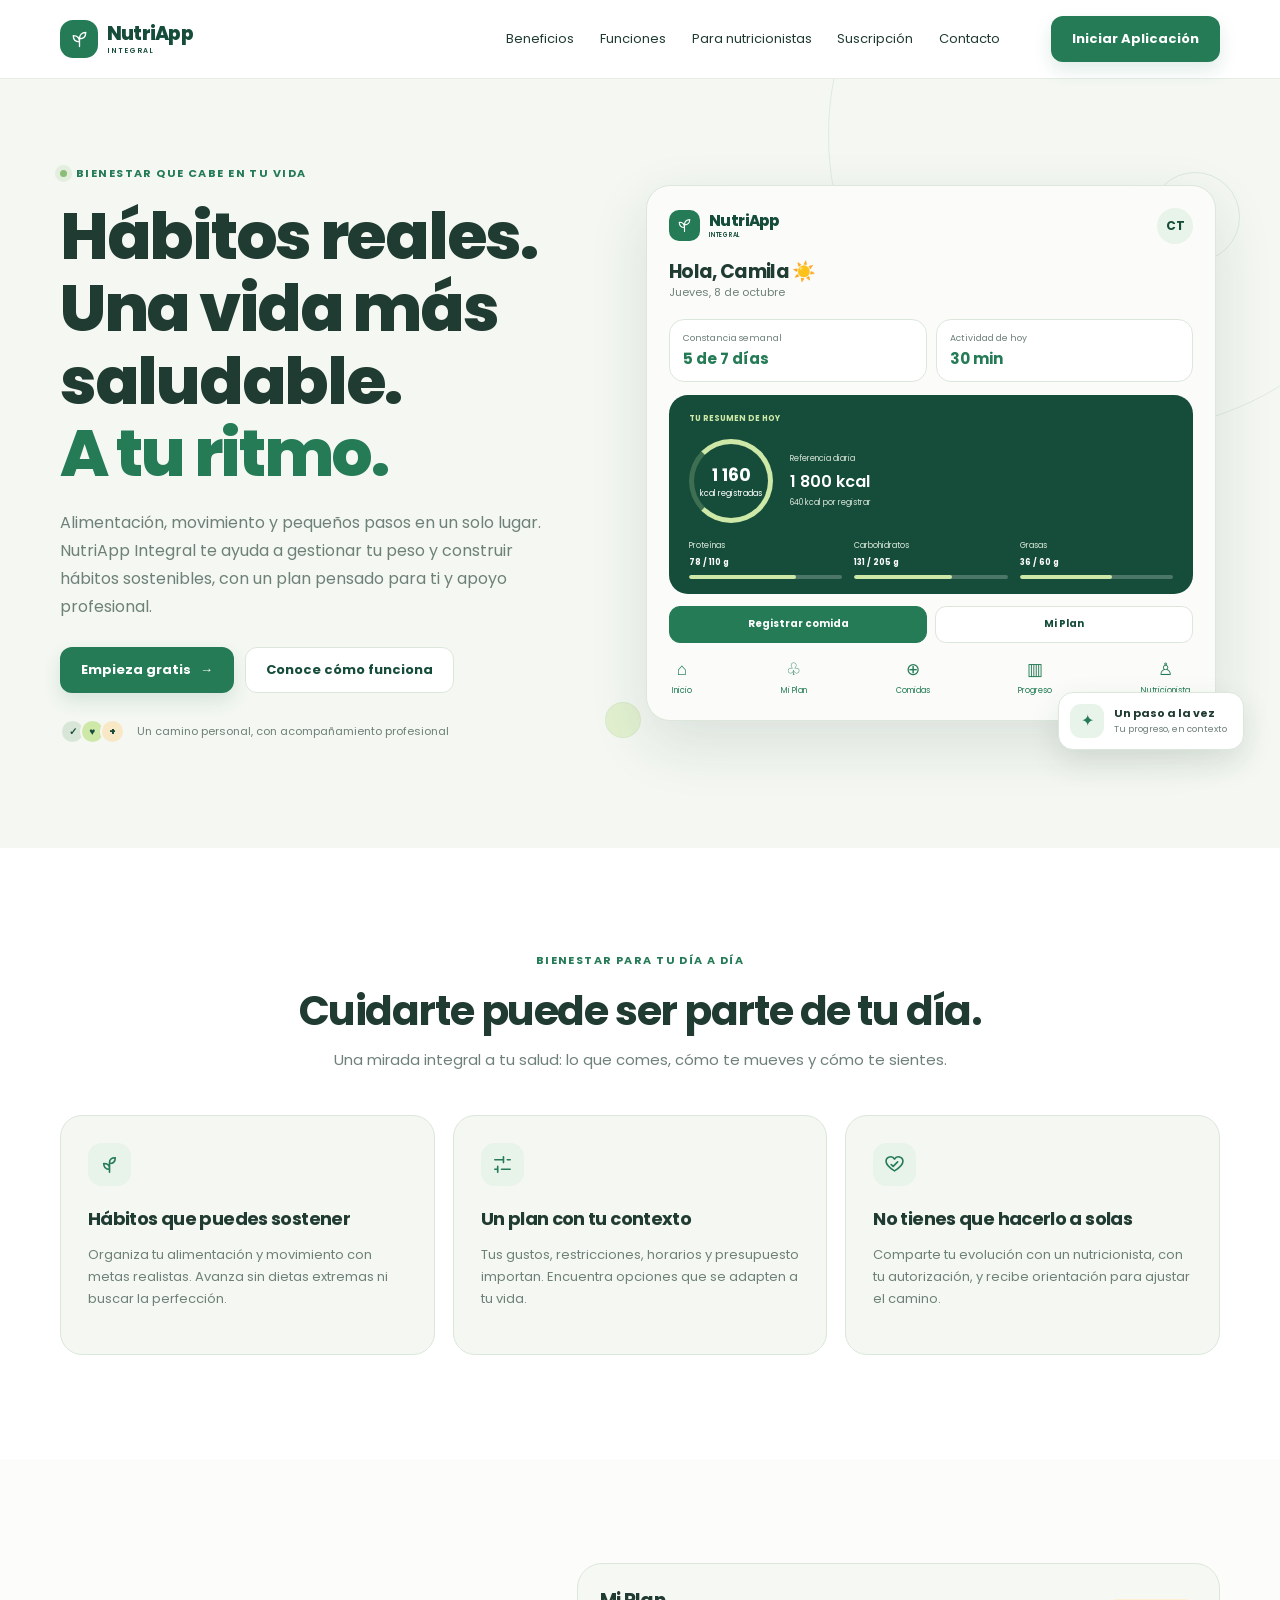
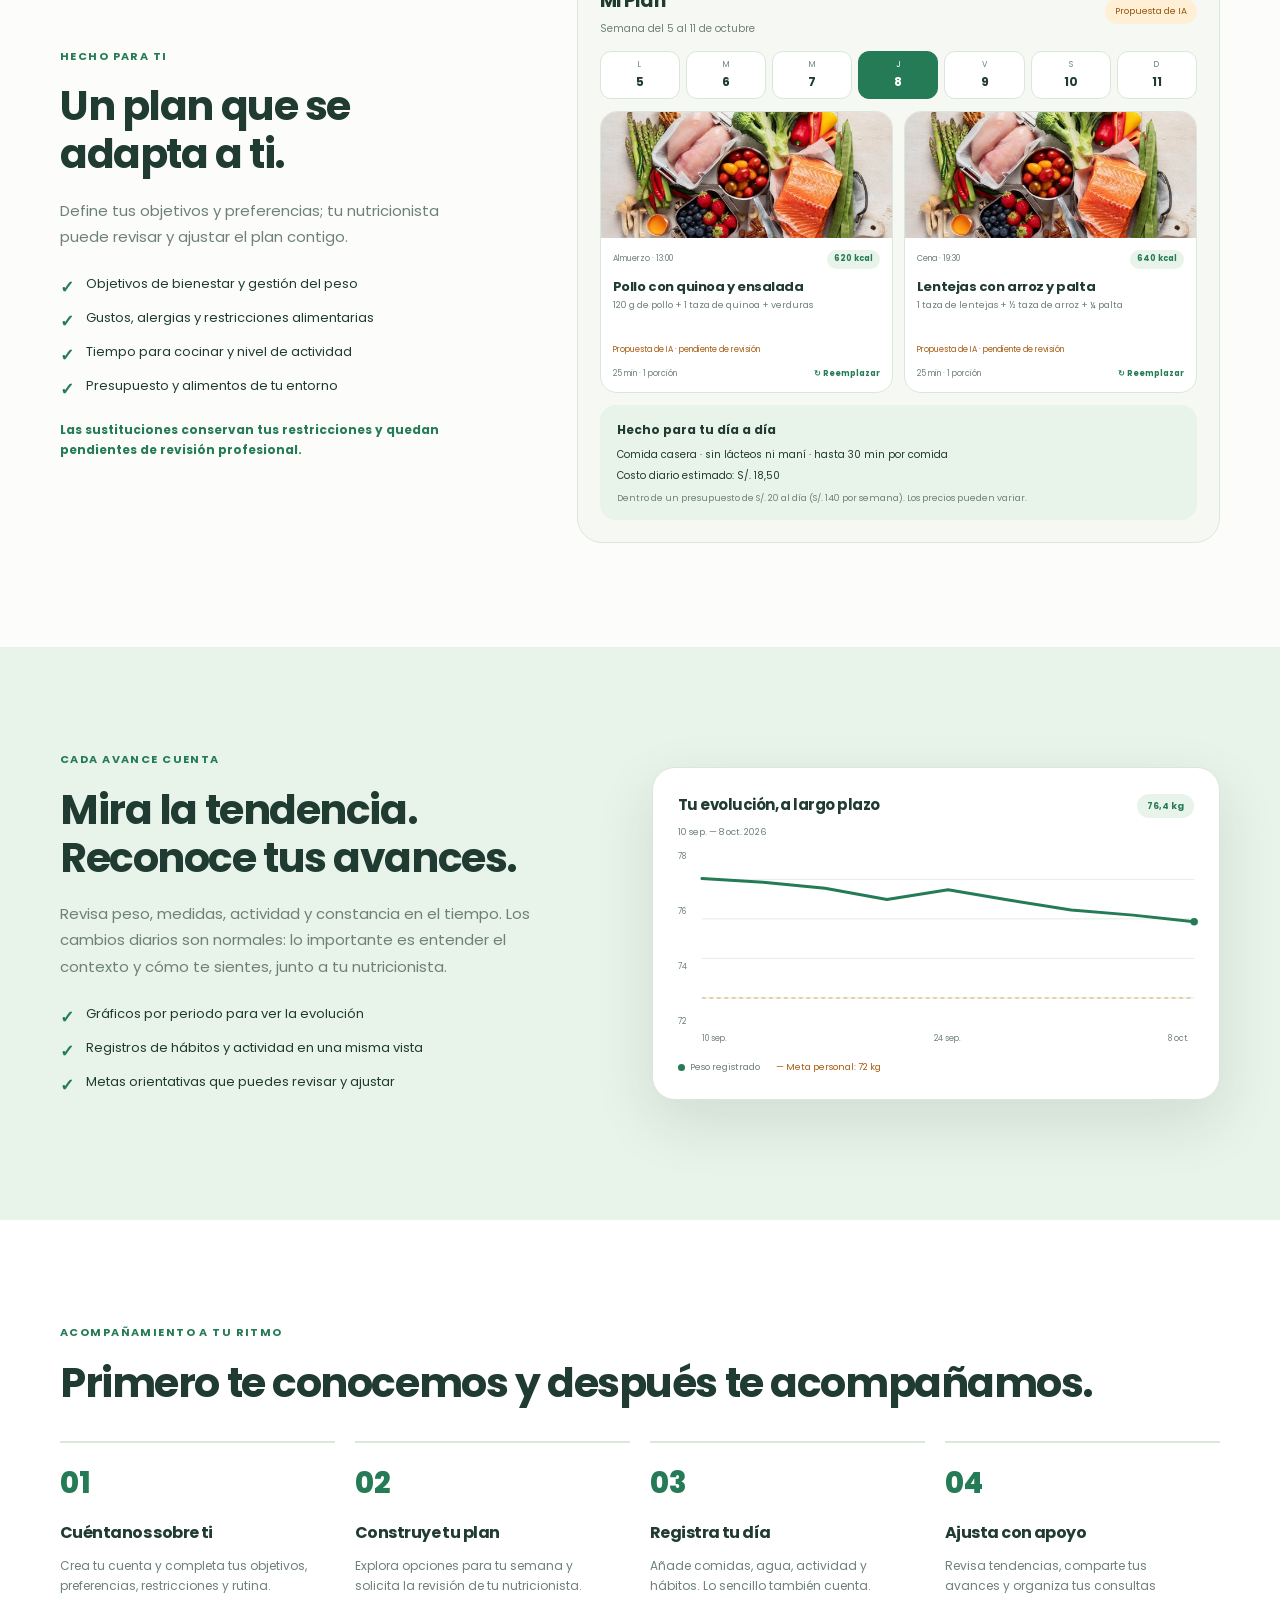
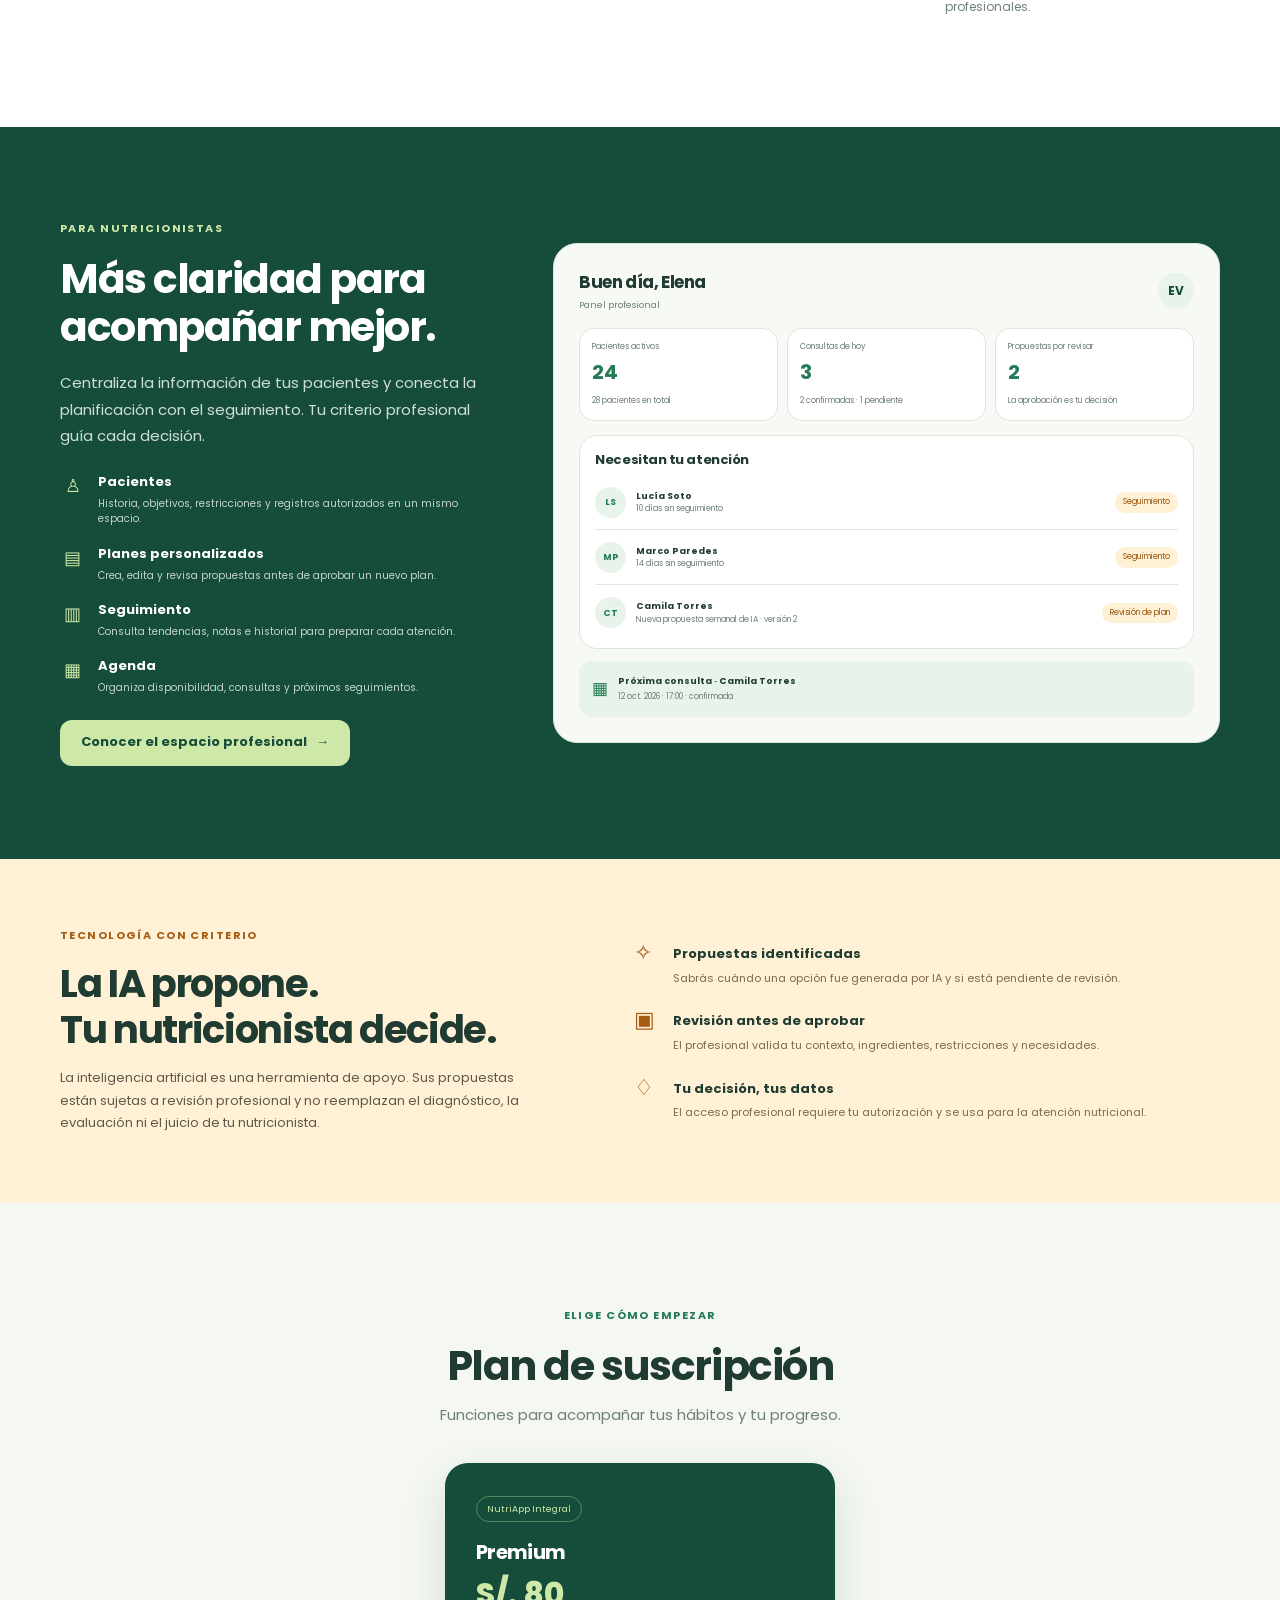
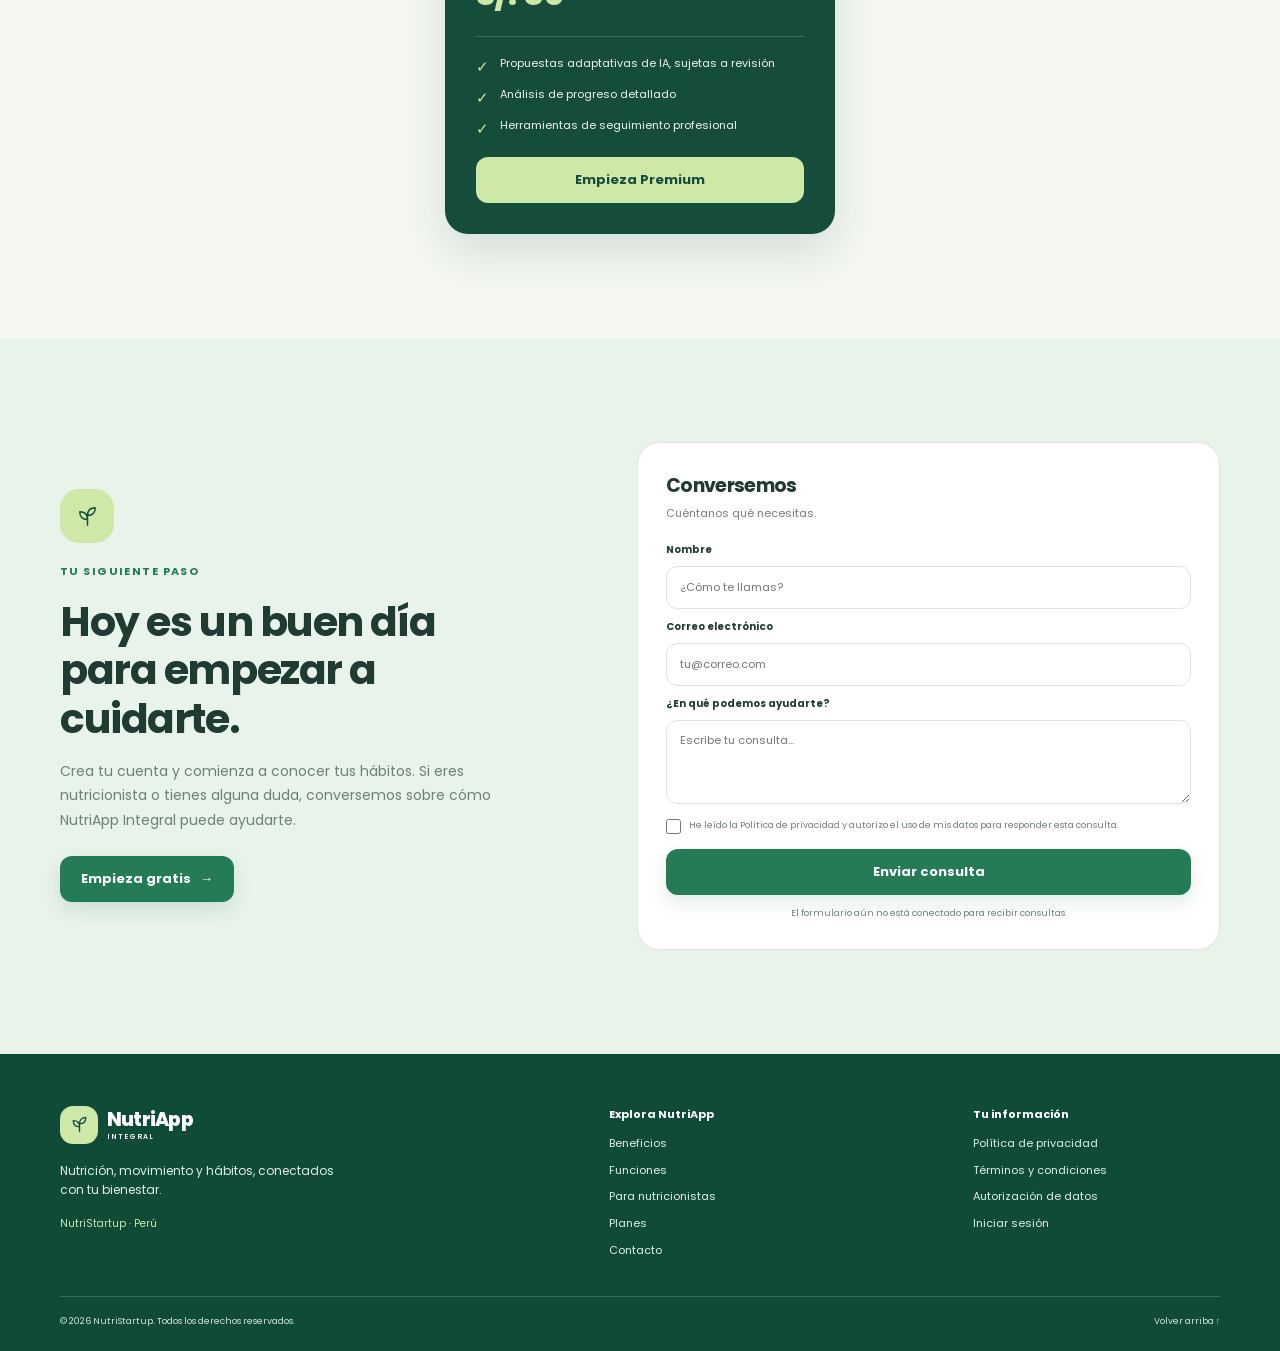
<file: index.html>
<!doctype html>
<html lang="es">
<head>
    <meta charset="UTF-8">
    <meta name="viewport" content="width=device-width, initial-scale=1.0">
    <meta name="theme-color" content="#f4f7f2">
    <meta name="description" content="NutriApp Integral conecta alimentación, movimiento y hábitos con un plan personal y acompañamiento profesional.">
    <title>NutriApp Integral | Hábitos reales, a tu ritmo</title>
    <link rel="preconnect" href="https://fonts.googleapis.com">
    <link rel="preconnect" href="https://fonts.gstatic.com" crossorigin>
    <link href="https://fonts.googleapis.com/css2?family=Poppins:wght@400;500;600;700;800&display=swap" rel="stylesheet">
    <link rel="stylesheet" href="styles.css">
    <link rel="icon" type="image/jpeg" href="image/logo.jpg">
</head>
<body>
<header class="site-header">
    <nav class="navbar wrap" aria-label="Navegación principal">
        <a class="brand" href="#inicio" aria-label="NutriApp Integral, inicio">
            <span class="brand-mark" aria-hidden="true"><svg viewBox="0 0 32 32"><path d="M16 25V13m0 6c0-5-3-8-8-8 0 5 3 8 8 8Zm0-4c0-5 3-8 8-8 0 5-3 8-8 8Z"/></svg></span>
            <span class="brand-name">NutriApp<small>INTEGRAL</small></span>
        </a>
        <button class="menu-toggle" type="button" aria-label="Abrir menú" aria-expanded="false" aria-controls="nav-menu"><span></span><span></span><span></span></button>
        <div class="nav-menu" id="nav-menu">
            <div class="nav-links">
                <a href="#beneficios">Beneficios</a>
                <a href="#funciones">Funciones</a>
                <a href="#profesionales">Para nutricionistas</a>
                <a href="#suscripcion">Suscripción</a>
                <a href="#contacto">Contacto</a>
            </div>
            <div class="nav-actions">
                <a class="button button-primary"
                   href="https://nutriapp-integral-fronte-a5799.web.app/iam/sign-in"
                   target="_blank"
                   rel="noopener noreferrer">
                    Iniciar Aplicación
                </a>
            </div>
        </div>
    </nav>
</header>

<main>
    <!-- 1. Hero -->
    <section class="hero" id="inicio">
        <div class="hero-inner wrap">
            <div class="hero-copy">
                <p class="eyebrow"><span class="eyebrow-dot"></span> Bienestar que cabe en tu vida</p>
                <h1>Hábitos reales.<br>Una vida más saludable.<br><span>A tu ritmo.</span></h1>
                <p class="lead">Alimentación, movimiento y pequeños pasos en un solo lugar. NutriApp Integral te ayuda a gestionar tu peso y construir hábitos sostenibles, con un plan pensado para ti y apoyo profesional.</p>
                <div class="hero-actions">
                    <button class="button button-primary" type="button" onclick="abrirRegistro()">Empieza gratis <span aria-hidden="true">→</span></button>
                    <a class="button button-outline" href="#beneficios">Conoce cómo funciona</a>
                </div>
                <div class="hero-note"><span class="avatar-stack" aria-hidden="true"><i>✓</i><i>♥</i><i>+</i></span><span>Un camino personal, con acompañamiento profesional</span></div>
            </div>
            <div class="hero-visual" aria-label="Vista previa del resumen diario de NutriApp">
                <div class="app-preview dashboard-preview">
                    <div class="app-topline">
                        <a class="brand brand-small" href="#inicio"><span class="brand-mark"><svg viewBox="0 0 32 32"><path d="M16 25V13m0 6c0-5-3-8-8-8 0 5 3 8 8 8Zm0-4c0-5 3-8 8-8 0 5-3 8-8 8Z"/></svg></span><span class="brand-name">NutriApp<small>INTEGRAL</small></span></a>
                        <span class="user-initial">CT</span>
                    </div>
                    <h2>Hola, Camila <span aria-hidden="true">☀️</span></h2>
                    <p class="muted tiny">Jueves, 8 de octubre</p>
                    <div class="quick-stats">
                        <div><span>Constancia semanal</span><strong>5 de 7 días</strong></div>
                        <div><span>Actividad de hoy</span><strong>30 min</strong></div>
                    </div>
                    <div class="daily-summary">
                        <p class="summary-label">TU RESUMEN DE HOY</p>
                        <div class="calorie-row"><div class="calorie-ring"><b>1 160</b><small>kcal registradas</small></div><div class="calorie-goal"><small>Referencia diaria</small><strong>1 800 kcal</strong><small>640 kcal por registrar</small></div></div>
                        <div class="macro-row"><div><span>Proteínas</span><b>78 / 110 g</b><i><em style="width:70%"></em></i></div><div><span>Carbohidratos</span><b>131 / 205 g</b><i><em style="width:64%"></em></i></div><div><span>Grasas</span><b>36 / 60 g</b><i><em style="width:60%"></em></i></div></div>
                    </div>
                    <div class="preview-actions"><button type="button" onclick="abrirRegistro()">Registrar comida</button><a href="#funciones">Mi Plan</a></div>
                    <div class="app-tabs"><span>⌂<small>Inicio</small></span><span>♧<small>Mi Plan</small></span><span>⊕<small>Comidas</small></span><span>▥<small>Progreso</small></span><span>♙<small>Nutricionista</small></span></div>
                </div>
                <div class="float-chip"><span class="chip-icon">✦</span><span><b>Un paso a la vez</b><small>Tu progreso, en contexto</small></span></div>
                <div class="hero-orbit orbit-one"></div><div class="hero-orbit orbit-two"></div>
            </div>
        </div>
    </section>

    <!-- 2. Beneficios -->
    <section class="section benefits" id="beneficios">
        <div class="wrap">
            <div class="section-heading">
                <p class="eyebrow">Bienestar para tu día a día</p>
                <h2>Cuidarte puede ser parte de tu día.</h2>
                <p>Una mirada integral a tu salud: lo que comes, cómo te mueves y cómo te sientes.</p>
            </div>
            <div class="benefit-grid">
                <article class="benefit-card"><span class="icon-tile"><svg viewBox="0 0 24 24"><path d="M12 20v-8m0 4c0-3-2-5-6-5 0 4 2 6 6 6Zm0-6c0-3 2-5 6-5 0 4-2 6-6 6Z"/></svg></span><h3>Hábitos que puedes sostener</h3><p>Organiza tu alimentación y movimiento con metas realistas. Avanza sin dietas extremas ni buscar la perfección.</p></article>
                <article class="benefit-card"><span class="icon-tile"><svg viewBox="0 0 24 24"><path d="M4 7h9M17 7h3M4 17h3m4 0h9M13 4v6M7 14v6"/></svg></span><h3>Un plan con tu contexto</h3><p>Tus gustos, restricciones, horarios y presupuesto importan. Encuentra opciones que se adapten a tu vida.</p></article>
                <article class="benefit-card"><span class="icon-tile"><svg viewBox="0 0 24 24"><path d="M20.8 8.7c0 4.7-8.8 10-8.8 10s-8.8-5.3-8.8-10A4.7 4.7 0 0 1 12 6.4a4.7 4.7 0 0 1 8.8 2.3Z"/><path d="m8.5 12 2.1 2 4.7-4.8"/></svg></span><h3>No tienes que hacerlo a solas</h3><p>Comparte tu evolución con un nutricionista, con tu autorización, y recibe orientación para ajustar el camino.</p></article>
            </div>
        </div>
    </section>

    <!-- 3. Plan -->
    <section class="section plan-section" id="funciones">
        <div class="wrap split-layout plan-layout">
            <div class="section-copy">
                <p class="eyebrow">Hecho para ti</p>
                <h2>Un plan que se adapta a ti.</h2>
                <p>Define tus objetivos y preferencias; tu nutricionista puede revisar y ajustar el plan contigo.</p>
                <ul class="check-list">
                    <li>Objetivos de bienestar y gestión del peso</li>
                    <li>Gustos, alergias y restricciones alimentarias</li>
                    <li>Tiempo para cocinar y nivel de actividad</li>
                    <li>Presupuesto y alimentos de tu entorno</li>
                </ul>
                <p class="note-green">Las sustituciones conservan tus restricciones y quedan pendientes de revisión profesional.</p>
            </div>
            <div class="app-preview meal-preview">
                <div class="meal-heading"><div><h3>Mi Plan</h3><p>Semana del 5 al 11 de octubre</p></div><span class="status status-ai">Propuesta de IA</span></div>
                <div class="week-days"><span>L<strong>5</strong></span><span>M<strong>6</strong></span><span>M<strong>7</strong></span><span class="active">J<strong>8</strong></span><span>V<strong>9</strong></span><span>S<strong>10</strong></span><span>D<strong>11</strong></span></div>
                <div class="meal-cards">
                    <article class="meal-card"><img src="image/comida.jpg" alt="Ingredientes frescos para una comida equilibrada"><div class="meal-content"><div class="meal-meta"><span>Almuerzo · 13:00</span><b>620 kcal</b></div><h4>Pollo con quinoa y ensalada</h4><p>120 g de pollo + 1 taza de quinoa + verduras</p><small>Propuesta de IA · pendiente de revisión</small><div class="meal-bottom"><span>25 min · 1 porción</span><a href="#suscripcion">↻ Reemplazar</a></div></div></article>
                    <article class="meal-card"><img src="image/comida.jpg" alt="Comida preparada con verduras y proteínas"><div class="meal-content"><div class="meal-meta"><span>Cena · 19:30</span><b>640 kcal</b></div><h4>Lentejas con arroz y palta</h4><p>1 taza de lentejas + ½ taza de arroz + ¼ palta</p><small>Propuesta de IA · pendiente de revisión</small><div class="meal-bottom"><span>25 min · 1 porción</span><a href="#suscripcion">↻ Reemplazar</a></div></div></article>
                </div>
                <div class="meal-note"><b>Hecho para tu día a día</b><span>Comida casera · sin lácteos ni maní · hasta 30 min por comida</span><span>Costo diario estimado: S/. 18,50</span><small>Dentro de un presupuesto de S/. 20 al día (S/. 140 por semana). Los precios pueden variar.</small></div>
            </div>
        </div>
    </section>

    <!-- 4. Progreso -->
    <section class="section progress-section" id="progreso">
        <div class="wrap split-layout progress-layout">
            <div class="section-copy">
                <p class="eyebrow">Cada avance cuenta</p>
                <h2>Mira la tendencia.<br>Reconoce tus avances.</h2>
                <p>Revisa peso, medidas, actividad y constancia en el tiempo. Los cambios diarios son normales: lo importante es entender el contexto y cómo te sientes, junto a tu nutricionista.</p>
                <ul class="check-list"><li>Gráficos por periodo para ver la evolución</li><li>Registros de hábitos y actividad en una misma vista</li><li>Metas orientativas que puedes revisar y ajustar</li></ul>
            </div>
            <div class="chart-card">
                <div class="chart-header"><div><h3>Tu evolución, a largo plazo</h3><p>10 sep. — 8 oct. 2026</p></div><span class="weight-pill">76,4 kg</span></div>
                <div class="chart-area"><div class="y-axis"><span>78</span><span>76</span><span>74</span><span>72</span></div><svg viewBox="0 0 660 190" role="img" aria-label="Tendencia de peso descendente entre septiembre y octubre"><g class="grid-lines"><path d="M0 15H660M0 68H660M0 121H660M0 174H660"/></g><path class="goal-line" d="M0 174H660"/><path class="progress-line" d="M0 14 82 19 165 27 248 42 330 29 413 43 495 56 578 63 660 72"/><circle class="chart-dot" cx="660" cy="72" r="5"/></svg></div>
                <div class="chart-labels"><span>10 sep.</span><span>24 sep.</span><span>8 oct.</span></div>
                <div class="chart-legend"><span><i></i>Peso registrado</span><span class="legend-goal">— Meta personal: 72 kg</span></div>
            </div>
        </div>
    </section>

    <!-- 5. Proceso -->
    <section class="section steps-section">
        <div class="wrap">
            <div class="section-heading left-heading"><p class="eyebrow">Acompañamiento a tu ritmo</p><h2>Primero te conocemos y después te acompañamos.</h2></div>
            <div class="steps-grid">
                <article class="step"><span>01</span><h3>Cuéntanos sobre ti</h3><p>Crea tu cuenta y completa tus objetivos, preferencias, restricciones y rutina.</p></article>
                <article class="step"><span>02</span><h3>Construye tu plan</h3><p>Explora opciones para tu semana y solicita la revisión de tu nutricionista.</p></article>
                <article class="step"><span>03</span><h3>Registra tu día</h3><p>Añade comidas, agua, actividad y hábitos. Lo sencillo también cuenta.</p></article>
                <article class="step"><span>04</span><h3>Ajusta con apoyo</h3><p>Revisa tendencias, comparte tus avances y organiza tus consultas profesionales.</p></article>
            </div>
        </div>
    </section>

    <!-- 6. Nutricionistas -->
    <section class="section pro-section" id="profesionales">
        <div class="wrap split-layout pro-layout">
            <div class="section-copy pro-copy">
                <p class="eyebrow eyebrow-light">Para nutricionistas</p>
                <h2>Más claridad para acompañar mejor.</h2>
                <p>Centraliza la información de tus pacientes y conecta la planificación con el seguimiento. Tu criterio profesional guía cada decisión.</p>
                <ul class="pro-feature-list">
                    <li><span class="pro-icon">♙</span><span><b>Pacientes</b><small>Historia, objetivos, restricciones y registros autorizados en un mismo espacio.</small></span></li>
                    <li><span class="pro-icon">▤</span><span><b>Planes personalizados</b><small>Crea, edita y revisa propuestas antes de aprobar un nuevo plan.</small></span></li>
                    <li><span class="pro-icon">▥</span><span><b>Seguimiento</b><small>Consulta tendencias, notas e historial para preparar cada atención.</small></span></li>
                    <li><span class="pro-icon">▦</span><span><b>Agenda</b><small>Organiza disponibilidad, consultas y próximos seguimientos.</small></span></li>
                </ul>
                <a class="button button-lime" href="#contacto">Conocer el espacio profesional <span aria-hidden="true">→</span></a>
            </div>
            <div class="professional-preview">
                <div class="pro-dashboard-head"><div><h3>Buen día, Elena</h3><p>Panel profesional</p></div><span class="user-initial">EV</span></div>
                <div class="pro-stats"><div><span>Pacientes activos</span><b>24</b><small>28 pacientes en total</small></div><div><span>Consultas de hoy</span><b>3</b><small>2 confirmadas · 1 pendiente</small></div><div><span>Propuestas por revisar</span><b>2</b><small>La aprobación es tu decisión</small></div></div>
                <div class="patient-list"><h4>Necesitan tu atención</h4><div><i>LS</i><span><b>Lucía Soto</b><small>10 días sin seguimiento</small></span><em>Seguimiento</em></div><div><i>MP</i><span><b>Marco Paredes</b><small>14 días sin seguimiento</small></span><em>Seguimiento</em></div><div><i>CT</i><span><b>Camila Torres</b><small>Nueva propuesta semanal de IA · versión 2</small></span><em>Revisión de plan</em></div></div>
                <div class="next-appointment"><span>▦</span><span><b>Próxima consulta · Camila Torres</b><small>12 oct. 2026 · 17:00 · confirmada</small></span></div>
            </div>
        </div>
    </section>

    <!-- 7. IA y revisión profesional -->
    <section class="ai-section">
        <div class="wrap ai-layout">
            <div><p class="eyebrow eyebrow-warm">Tecnología con criterio</p><h2>La IA propone.<br>Tu nutricionista decide.</h2><p>La inteligencia artificial es una herramienta de apoyo. Sus propuestas están sujetas a revisión profesional y no reemplazan el diagnóstico, la evaluación ni el juicio de tu nutricionista.</p></div>
            <div class="ai-points"><article><span>✧</span><div><b>Propuestas identificadas</b><p>Sabrás cuándo una opción fue generada por IA y si está pendiente de revisión.</p></div></article><article><span>▣</span><div><b>Revisión antes de aprobar</b><p>El profesional valida tu contexto, ingredientes, restricciones y necesidades.</p></div></article><article><span>♢</span><div><b>Tu decisión, tus datos</b><p>El acceso profesional requiere tu autorización y se usa para la atención nutricional.</p></div></article></div>
        </div>
    </section>

    <!-- 8. Suscripción -->
    <section class="section subscription-section" id="suscripcion">
        <div class="wrap">
            <div class="section-heading"><p class="eyebrow">Elige cómo empezar</p><h2>Plan de suscripción</h2><p>Funciones para acompañar tus hábitos y tu progreso.</p></div>
            <article class="subscription-card"><span class="plan-tag">NutriApp Integral</span><h3>Premium</h3><p class="price">S/. 80</p><ul><li>Propuestas adaptativas de IA, sujetas a revisión</li><li>Análisis de progreso detallado</li><li>Herramientas de seguimiento profesional</li></ul><button class="button button-lime" type="button" onclick="abrirRegistro()">Empieza Premium</button></article>
        </div>
    </section>

    <!-- 9. Cierre y contacto -->
    <section class="section contact-cta" id="contacto">
        <div class="wrap contact-layout">
            <div class="contact-copy"><span class="contact-symbol"><svg viewBox="0 0 32 32"><path d="M16 25V13m0 6c0-5-3-8-8-8 0 5 3 8 8 8Zm0-4c0-5 3-8 8-8 0 5-3 8-8 8Z"/></svg></span><p class="eyebrow">Tu siguiente paso</p><h2>Hoy es un buen día para empezar a cuidarte.</h2><p>Crea tu cuenta y comienza a conocer tus hábitos. Si eres nutricionista o tienes alguna duda, conversemos sobre cómo NutriApp Integral puede ayudarte.</p><button class="button button-primary" type="button" onclick="abrirRegistro()">Empieza gratis <span aria-hidden="true">→</span></button></div>
            <div class="contact-form-card"><h3>Conversemos</h3><p>Cuéntanos qué necesitas.</p><form id="contact-form">
                <label for="contact-name">Nombre</label><input id="contact-name" name="name" type="text" placeholder="¿Cómo te llamas?" required>
                <label for="contact-email">Correo electrónico</label><input id="contact-email" name="email" type="email" placeholder="tu@correo.com" required>
                <label for="contact-message">¿En qué podemos ayudarte?</label><textarea id="contact-message" name="message" placeholder="Escribe tu consulta..." required></textarea>
                <label class="consent"><input type="checkbox" required><span>He leído la Política de privacidad y autorizo el uso de mis datos para responder esta consulta.</span></label>
                <button class="button button-primary" type="submit">Enviar consulta</button><p class="form-note" id="form-note" aria-live="polite">El formulario aún no está conectado para recibir consultas.</p>
            </form></div>
        </div>
    </section>
</main>

<!-- 10. Footer -->
<footer class="site-footer">
    <div class="wrap">
        <div class="footer-main">
            <div class="footer-brand"><a class="brand" href="#inicio"><span class="brand-mark"><svg viewBox="0 0 32 32"><path d="M16 25V13m0 6c0-5-3-8-8-8 0 5 3 8 8 8Zm0-4c0-5 3-8 8-8 0 5-3 8-8 8Z"/></svg></span><span class="brand-name">NutriApp<small>INTEGRAL</small></span></a><p>Nutrición, movimiento y hábitos, conectados con tu bienestar.</p><small>NutriStartup · Perú</small></div>
            <div class="footer-column"><b>Explora NutriApp</b><a href="#beneficios">Beneficios</a><a href="#funciones">Funciones</a><a href="#profesionales">Para nutricionistas</a><a href="#suscripcion">Planes</a><a href="#contacto">Contacto</a></div>
            <div class="footer-column"><b>Tu información</b><span>Política de privacidad</span><span>Términos y condiciones</span><span>Autorización de datos</span><button type="button" onclick="abrirLogin()">Iniciar sesión</button></div>
        </div>
        <div class="footer-bottom"><span>© 2026 NutriStartup. Todos los derechos reservados.</span><a href="#inicio" aria-label="Volver al inicio">Volver arriba ↑</a></div>
    </div>
</footer>
</body>
</html>
</file>
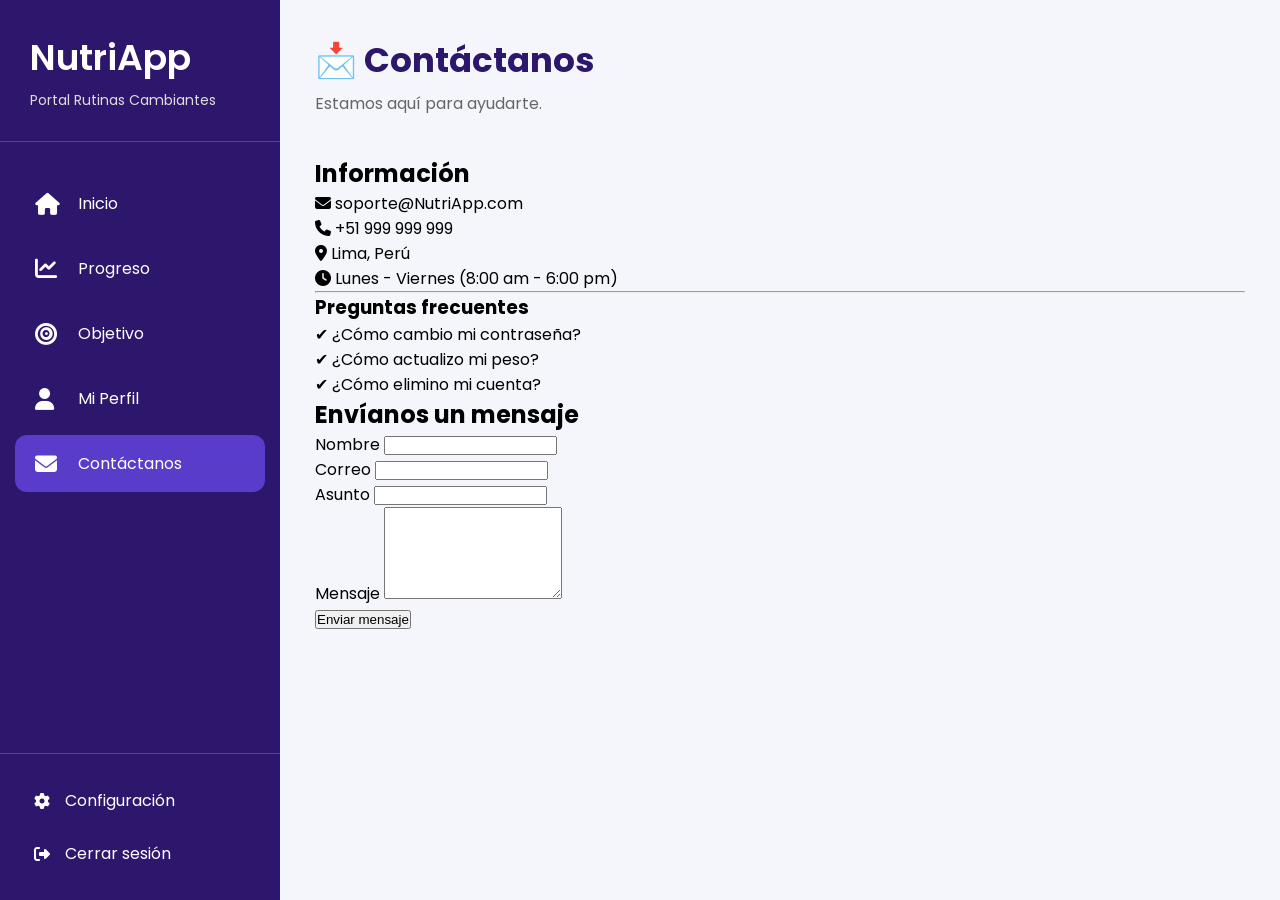
<file: contacto.html>
﻿<!DOCTYPE html>
<html lang="es">

<head>

    <meta charset="UTF-8">
    <meta name="viewport" content="width=device-width, initial-scale=1.0">

    <title>Contáctanos | NutriApp</title>

    <link rel="stylesheet" href="dashboard.css">

    <link href="https://fonts.googleapis.com/css2?family=Poppins:wght@300;400;500;600;700&display=swap" rel="stylesheet">

    <link rel="stylesheet"
          href="https://cdnjs.cloudflare.com/ajax/libs/font-awesome/6.6.0/css/all.min.css">

</head>

<body>

<aside class="sidebar">

    <div class="logo">

        <h2>NutriApp</h2>

        <p>Portal Rutinas Cambiantes</p>

    </div>

    <nav>

        <ul>

            <li>
                <a href="dashboard.html">
                    <i class="fa-solid fa-house"></i>
                    <span>Inicio</span>
                </a>
            </li>

            <li>
                <a href="progreso.html">
                    <i class="fa-solid fa-chart-line"></i>
                    <span>Progreso</span>
                </a>
            </li>

            <li>
                <a href="objetivo.html">
                    <i class="fa-solid fa-bullseye"></i>
                    <span>Objetivo</span>
                </a>
            </li>

            <li>
                <a href="perfil.html">
                    <i class="fa-solid fa-user"></i>
                    <span>Mi Perfil</span>
                </a>
            </li>

            <li class="active">
                <a href="contacto.html">
                    <i class="fa-solid fa-envelope"></i>
                    <span>Contáctanos</span>
                </a>
            </li>

        </ul>

    </nav>

    <div class="bottom-menu">

        <a href="configuracion.html">
            <i class="fa-solid fa-gear"></i>
            Configuración
        </a>

        <a href="index.html">
            <i class="fa-solid fa-right-from-bracket"></i>
            Cerrar sesión
        </a>

    </div>

</aside>

<main class="main-content">

    <header class="topbar">

        <div>

            <h1>📩 Contáctanos</h1>

            <p>Estamos aquí para ayudarte.</p>

        </div>

    </header>

    <div class="contact-container">

        <div class="contact-info">

            <h2>Información</h2>

            <p><i class="fa-solid fa-envelope"></i> soporte@NutriApp.com</p>

            <p><i class="fa-solid fa-phone"></i> +51 999 999 999</p>

            <p><i class="fa-solid fa-location-dot"></i> Lima, Perú</p>

            <p><i class="fa-solid fa-clock"></i> Lunes - Viernes (8:00 am - 6:00 pm)</p>

            <hr>

            <h3>Preguntas frecuentes</h3>

            <p>✔ ¿Cómo cambio mi contraseña?</p>

            <p>✔ ¿Cómo actualizo mi peso?</p>

            <p>✔ ¿Cómo elimino mi cuenta?</p>

        </div>

        <div class="contact-form">

            <h2>Envíanos un mensaje</h2>

            <form id="contactForm">

                <div class="input-group">

                    <label>Nombre</label>

                    <input type="text" id="nombre">

                </div>

                <div class="input-group">

                    <label>Correo</label>

                    <input type="email" id="correo">

                </div>

                <div class="input-group">

                    <label>Asunto</label>

                    <input type="text" id="asunto">

                </div>

                <div class="input-group">

                    <label>Mensaje</label>

                    <textarea id="mensaje" rows="6"></textarea>

                </div>

                <button class="save-btn">

                    Enviar mensaje

                </button>

            </form>

        </div>

    </div>

</main>

<script src="contacto.js"></script>

</body>

</html>
</file>
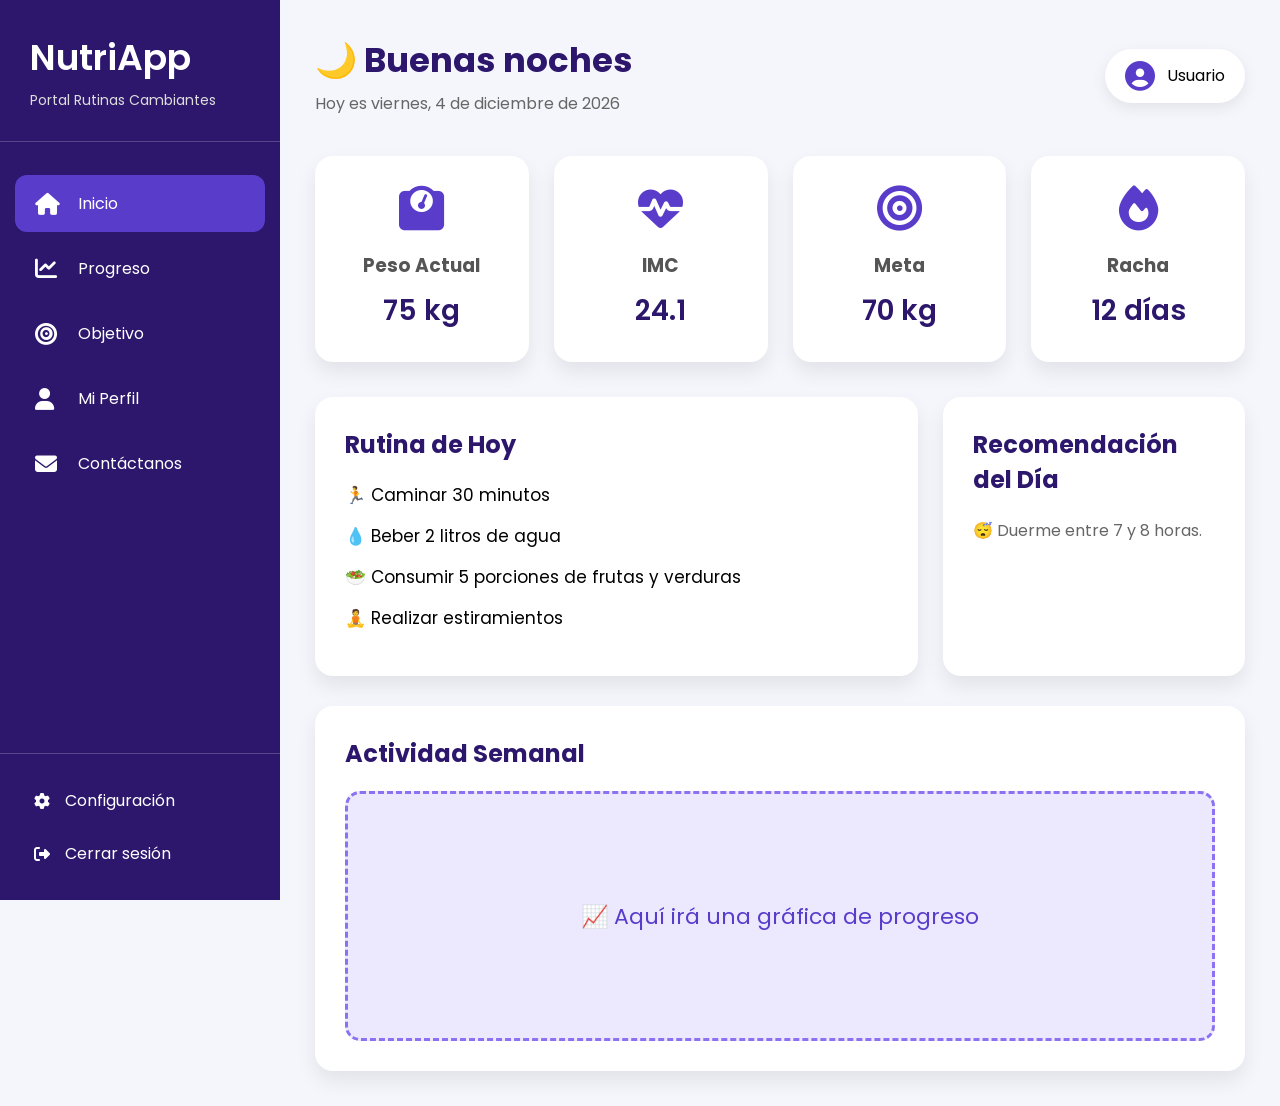
<file: dashboard.html>
﻿<!DOCTYPE html>
<html lang="es">

<head>

    <meta charset="UTF-8">
    <meta name="viewport" content="width=device-width, initial-scale=1.0">

    <title>Dashboard | NutriApp</title>

    <!-- CSS -->
    <link rel="stylesheet" href="dashboard.css">

    <!-- Google Fonts -->
    <link href="https://fonts.googleapis.com/css2?family=Poppins:wght@300;400;500;600;700&display=swap" rel="stylesheet">

    <!-- Font Awesome -->
    <link rel="stylesheet"
          href="https://cdnjs.cloudflare.com/ajax/libs/font-awesome/6.6.0/css/all.min.css">

</head>

<body>

<!-- ================= SIDEBAR ================= -->

<aside class="sidebar">

    <div class="logo">

        <h2>NutriApp</h2>

        <p>Portal Rutinas Cambiantes</p>

    </div>

    <nav>

        <ul>

            <li class="active">

                <a href="dashboard.html">

                    <i class="fa-solid fa-house"></i>

                    <span>Inicio</span>

                </a>

            </li>

            <li>

                <a href="progreso.html">

                    <i class="fa-solid fa-chart-line"></i>

                    <span>Progreso</span>

                </a>

            </li>

            <li>

                <a href="objetivo.html">

                    <i class="fa-solid fa-bullseye"></i>

                    <span>Objetivo</span>

                </a>

            </li>

            <li>

                <a href="perfil.html">

                    <i class="fa-solid fa-user"></i>

                    <span>Mi Perfil</span>

                </a>

            </li>

            <li>

                <a href="contacto.html">

                    <i class="fa-solid fa-envelope"></i>

                    <span>Contáctanos</span>

                </a>

            </li>

        </ul>

    </nav>

    <div class="bottom-menu">

        <a href="configuracion.html">

            <i class="fa-solid fa-gear"></i>

            Configuración

        </a>

        <a href="index.html">

            <i class="fa-solid fa-right-from-bracket"></i>

            Cerrar sesión

        </a>

    </div>

</aside>

<!-- ================= CONTENIDO ================= -->

<main class="main-content">

    <!-- Header -->

    <header class="topbar">

        <div>

            <h1>¡Bienvenido! 👋</h1>

            <p>Es un gran día para continuar con tus hábitos saludables.</p>

        </div>

        <div class="user">

            <i class="fa-solid fa-circle-user"></i>

            <span>Usuario</span>

        </div>

    </header>

    <!-- Tarjetas -->

    <section class="cards">

        <div class="card">

            <i class="fa-solid fa-weight-scale"></i>

            <h3>Peso Actual</h3>

            <p>75 kg</p>

        </div>

        <div class="card">

            <i class="fa-solid fa-heart-pulse"></i>

            <h3>IMC</h3>

            <p>24.1</p>

        </div>

        <div class="card">

            <i class="fa-solid fa-bullseye"></i>

            <h3>Meta</h3>

            <p>70 kg</p>

        </div>

        <div class="card">

            <i class="fa-solid fa-fire"></i>

            <h3>Racha</h3>

            <p>12 días</p>

        </div>

    </section>

    <!-- Contenido -->

    <section class="dashboard-content">

        <!-- Rutina -->

        <div class="panel">

            <h2>Rutina de Hoy</h2>

            <ul>

                <li>🏃 Caminar 30 minutos</li>

                <li>💧 Beber 2 litros de agua</li>

                <li>🥗 Consumir 5 porciones de frutas y verduras</li>

                <li>🧘 Realizar estiramientos</li>

            </ul>

        </div>

        <!-- Recomendación -->

        <div class="panel">

            <h2>Recomendación del Día</h2>

            <p>

                Mantén una alimentación equilibrada y evita el consumo
                excesivo de bebidas azucaradas. Recuerda que pequeños
                cambios diarios generan grandes resultados.

            </p>

        </div>

    </section>

    <!-- Estadísticas -->

    <section class="estadisticas">

        <div class="grafica">

            <h2>Actividad Semanal</h2>

            <div class="grafica-placeholder">

                📈 Aquí irá una gráfica de progreso

            </div>

        </div>

    </section>

</main>

<script src="dashboard.js"></script>

</body>

</html>
</file>
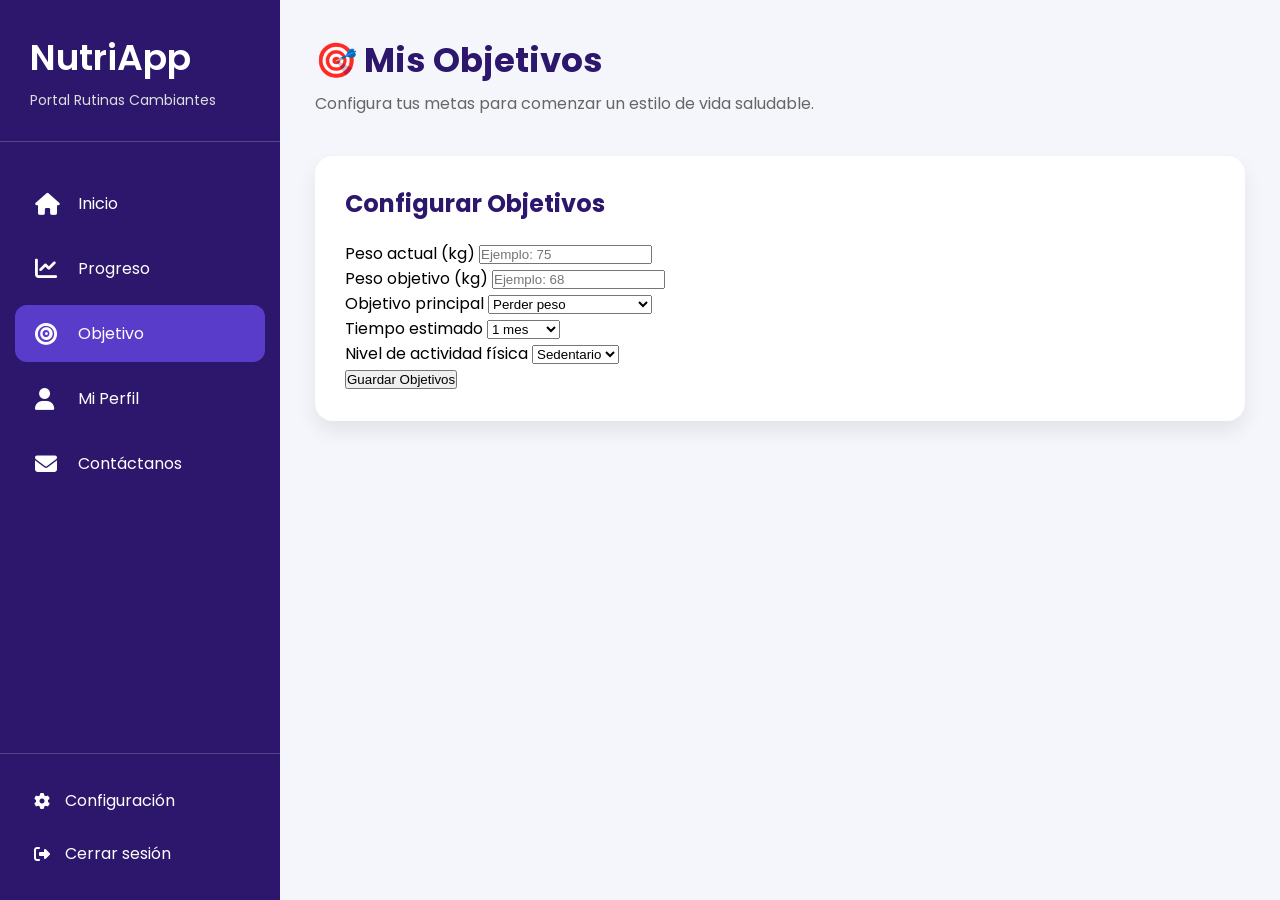
<file: objetivo.html>
<!DOCTYPE html>
<html lang="es">

<head>

    <meta charset="UTF-8">
    <meta name="viewport" content="width=device-width, initial-scale=1.0">

    <title>Objetivos | NutriApp</title>

    <link rel="stylesheet" href="dashboard.css">

    <link href="https://fonts.googleapis.com/css2?family=Poppins:wght@300;400;500;600;700&display=swap" rel="stylesheet">

    <link rel="stylesheet"
    href="https://cdnjs.cloudflare.com/ajax/libs/font-awesome/6.6.0/css/all.min.css">

</head>

<body>

<!-- ================= SIDEBAR ================= -->

<aside class="sidebar">

    <div class="logo">

        <h2>NutriApp</h2>

        <p>Portal Rutinas Cambiantes</p>

    </div>

    <nav>

        <ul>

            <li>

                <a href="dashboard.html">

                    <i class="fa-solid fa-house"></i>

                    <span>Inicio</span>

                </a>

            </li>

            <li>

                <a href="progreso.html">

                    <i class="fa-solid fa-chart-line"></i>

                    <span>Progreso</span>

                </a>

            </li>

            <li class="active">

                <a href="objetivo.html">

                    <i class="fa-solid fa-bullseye"></i>

                    <span>Objetivo</span>

                </a>

            </li>

            <li>

                <a href="perfil.html">

                    <i class="fa-solid fa-user"></i>

                    <span>Mi Perfil</span>

                </a>

            </li>

            <li>

                <a href="contacto.html">

                    <i class="fa-solid fa-envelope"></i>

                    <span>Contáctanos</span>

                </a>

            </li>

        </ul>

    </nav>

    <div class="bottom-menu">

        <a href="configuracion.html">

            <i class="fa-solid fa-gear"></i>

            Configuración

        </a>

        <a href="index.html">

            <i class="fa-solid fa-right-from-bracket"></i>

            Cerrar sesión

        </a>

    </div>

</aside>

<!-- ================= CONTENIDO ================= -->

<main class="main-content">

    <header class="topbar">

        <div>

            <h1>🎯 Mis Objetivos</h1>

            <p>Configura tus metas para comenzar un estilo de vida saludable.</p>

        </div>

    </header>

    <div class="panel">

        <h2>Configurar Objetivos</h2>

        <form class="goal-form">

            <div class="input-group">

                <label>Peso actual (kg)</label>

                <input type="number" placeholder="Ejemplo: 75">

            </div>

            <div class="input-group">

                <label>Peso objetivo (kg)</label>

                <input type="number" placeholder="Ejemplo: 68">

            </div>

            <div class="input-group">

                <label>Objetivo principal</label>

                <select>

                    <option>Perder peso</option>

                    <option>Ganar masa muscular</option>

                    <option>Mantener mi peso</option>

                    <option>Mejorar mi alimentación</option>

                </select>

            </div>

            <div class="input-group">

                <label>Tiempo estimado</label>

                <select>

                    <option>1 mes</option>

                    <option>2 meses</option>

                    <option>3 meses</option>

                    <option>6 meses</option>

                </select>

            </div>

            <div class="input-group">

                <label>Nivel de actividad física</label>

                <select>

                    <option>Sedentario</option>

                    <option>Ligero</option>

                    <option>Moderado</option>

                    <option>Activo</option>

                </select>

            </div>

            <button type="submit" class="save-btn">

                Guardar Objetivos

            </button>

        </form>

    </div>

</main>

<script src="objetivo.js"></script>

</body>

</html>
</file>
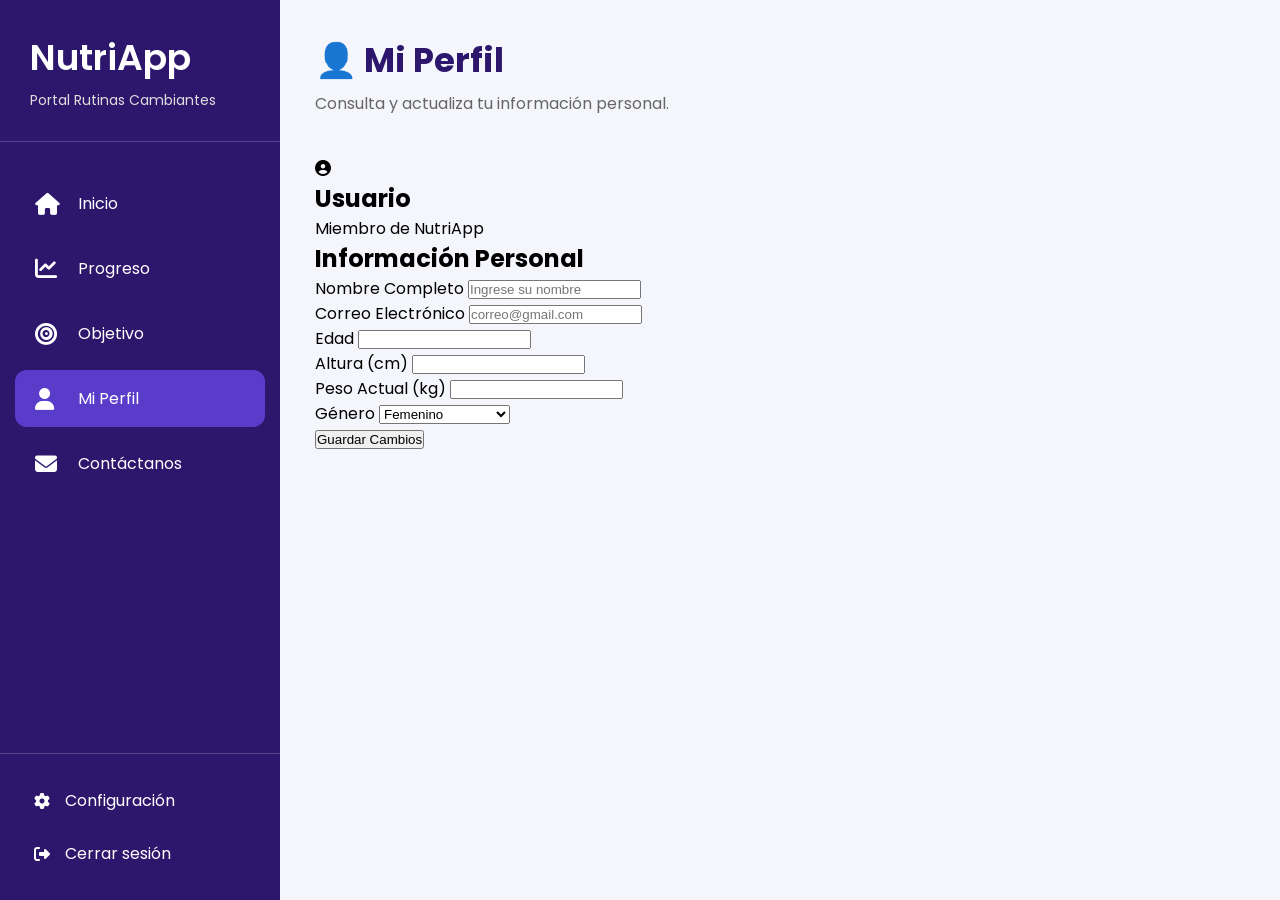
<file: perfil.html>
<!DOCTYPE html>
<html lang="es">

<head>

    <meta charset="UTF-8">
    <meta name="viewport" content="width=device-width, initial-scale=1.0">

    <title>Mi Perfil | NutriApp</title>

    <link rel="stylesheet" href="dashboard.css">

    <link href="https://fonts.googleapis.com/css2?family=Poppins:wght@300;400;500;600;700&display=swap" rel="stylesheet">

    <link rel="stylesheet"
    href="https://cdnjs.cloudflare.com/ajax/libs/font-awesome/6.6.0/css/all.min.css">

</head>

<body>

<!-- ================= SIDEBAR ================= -->

<aside class="sidebar">

    <div class="logo">

        <h2>NutriApp</h2>

        <p>Portal Rutinas Cambiantes</p>

    </div>

    <nav>

        <ul>

            <li>

                <a href="dashboard.html">

                    <i class="fa-solid fa-house"></i>

                    <span>Inicio</span>

                </a>

            </li>

            <li>

                <a href="progreso.html">

                    <i class="fa-solid fa-chart-line"></i>

                    <span>Progreso</span>

                </a>

            </li>

            <li>

                <a href="objetivo.html">

                    <i class="fa-solid fa-bullseye"></i>

                    <span>Objetivo</span>

                </a>

            </li>

            <li class="active">

                <a href="perfil.html">

                    <i class="fa-solid fa-user"></i>

                    <span>Mi Perfil</span>

                </a>

            </li>

            <li>

                <a href="contacto.html">

                    <i class="fa-solid fa-envelope"></i>

                    <span>Contáctanos</span>

                </a>

            </li>

        </ul>

    </nav>

    <div class="bottom-menu">

        <a href="configuracion.html">

            <i class="fa-solid fa-gear"></i>

            Configuración

        </a>

        <a href="index.html">

            <i class="fa-solid fa-right-from-bracket"></i>

            Cerrar sesión

        </a>

    </div>

</aside>

<!-- ================= CONTENIDO ================= -->

<main class="main-content">

<header class="topbar">

<div>

<h1>👤 Mi Perfil</h1>

<p>Consulta y actualiza tu información personal.</p>

</div>

</header>

<div class="profile-container">

<div class="profile-card">

<div class="profile-image">

<i class="fa-solid fa-circle-user"></i>

</div>

<h2 id="nombreUsuario">Usuario</h2>

<p>Miembro de NutriApp</p>

</div>

<div class="profile-info">

<h2>Información Personal</h2>

<form id="perfilForm">

<div class="input-group">

<label>Nombre Completo</label>

<input type="text" id="nombre" placeholder="Ingrese su nombre">

</div>

<div class="input-group">

<label>Correo Electrónico</label>

<input type="email" id="correo" placeholder="correo@gmail.com">

</div>

<div class="input-group">

<label>Edad</label>

<input type="number" id="edad">

</div>

<div class="input-group">

<label>Altura (cm)</label>

<input type="number" id="altura">

</div>

<div class="input-group">

<label>Peso Actual (kg)</label>

<input type="number" id="peso">

</div>

<div class="input-group">

<label>Género</label>

<select id="genero">

<option>Femenino</option>

<option>Masculino</option>

<option>Prefiero no decirlo</option>

</select>

</div>

<button class="save-btn">

Guardar Cambios

</button>

</form>

</div>

</div>

</main>

<script src="perfil.js"></script>

</body>

</html>
</file>
<file: styles.css>
:root {
    --forest: #164d3a;
    --green: #247b56;
    --green-deep: #176044;
    --mint: #e8f3e9;
    --pale: #f4f7f2;
    --lime: #cee8a8;
    --ink: #203b31;
    --muted: #6e8178;
    --line: #dce7dc;
    --warm: #fff1d6;
    --orange: #a85c13;
    --white: #fff;
    --shadow: 0 22px 60px rgba(29, 66, 49, .12);
}

* { box-sizing: border-box; }
html { scroll-behavior: smooth; scroll-padding-top: 88px; }
body { margin: 0; background: var(--white); color: var(--ink); font-family: Poppins, sans-serif; line-height: 1.6; -webkit-font-smoothing: antialiased; }
button, input, textarea { font: inherit; }
button, a { -webkit-tap-highlight-color: transparent; }
a { color: inherit; }
img, svg { display: block; }
.wrap { width: min(1160px, calc(100% - 64px)); margin: 0 auto; }
.section { padding: 104px 0; }
h1, h2, h3, h4, p { margin-top: 0; }
h1, h2, h3, h4 { font-family: Poppins, sans-serif; letter-spacing: -.035em; }
h2 { font-size: clamp(2rem, 3.2vw, 2.8rem); line-height: 1.18; }
.muted { color: var(--muted); }
.tiny { font-size: 11px; }

/* Navigation */
.site-header { position: sticky; z-index: 20; top: 0; background: rgba(255,255,255,.94); border-bottom: 1px solid rgba(220,231,220,.72); backdrop-filter: blur(18px); }
.navbar { display: flex; align-items: center; justify-content: space-between; min-height: 78px; gap: 24px; }
.brand { display: inline-flex; align-items: center; gap: 9px; color: var(--forest); text-decoration: none; flex: 0 0 auto; }
.brand-mark { display: grid; width: 38px; height: 38px; place-items: center; border-radius: 13px; background: var(--green); color: white; }
.brand-mark svg { width: 25px; height: 25px; fill: none; stroke: currentColor; stroke-width: 1.7; stroke-linecap: round; stroke-linejoin: round; }
.brand-name { display: flex; flex-direction: column; font: 800 19px/1 Poppins, sans-serif; letter-spacing: -.04em; }
.brand-name small { margin-top: 4px; font: 600 7px/1 Poppins, sans-serif; letter-spacing: .13em; }
.nav-menu, .nav-links, .nav-actions { display: flex; align-items: center; }
.nav-menu { flex: 1; justify-content: flex-end; gap: clamp(20px, 4vw, 66px); }
.nav-links { gap: clamp(14px, 2vw, 29px); }
.nav-links a, .footer-column a, .footer-column button { color: var(--ink); text-decoration: none; font-size: 13px; transition: color .2s ease; }
.nav-links a:hover, .footer-column a:hover, .footer-column button:hover { color: var(--green); }
.nav-actions { gap: 10px; }
.button { display: inline-flex; min-height: 46px; align-items: center; justify-content: center; gap: 9px; padding: 0 20px; border: 1px solid transparent; border-radius: 12px; text-decoration: none; font-size: 13px; font-weight: 700; cursor: pointer; transition: transform .2s ease, background .2s ease, border-color .2s ease, box-shadow .2s ease; }
.button:hover { transform: translateY(-2px); }
.button-primary { color: white; background: var(--green); box-shadow: 0 8px 18px rgba(36,123,86,.14); }
.button-primary:hover { background: var(--green-deep); box-shadow: 0 10px 24px rgba(36,123,86,.2); }
.button-text { padding-inline: 10px; color: var(--green-deep); background: transparent; }
.button-outline { color: var(--forest); border-color: var(--line); background: white; }
.button-outline:hover { border-color: #b8cfbd; }
.button-lime { color: var(--forest); background: var(--lime); }
.button-lime:hover { background: #d9efb8; }
.menu-toggle { display: none; }

/* 1 — Hero */
.hero { position: relative; overflow: hidden; padding: 70px 0 88px; background: var(--pale); }
.hero::before { position: absolute; top: -240px; right: -140px; width: 590px; height: 590px; border: 1px solid rgba(36,123,86,.1); border-radius: 50%; content: ""; }
.hero-inner { position: relative; display: grid; grid-template-columns: .91fr 1.09fr; align-items: center; gap: 58px; }
.hero-copy { position: relative; z-index: 1; padding: 16px 0; }
.eyebrow { display: flex; align-items: center; gap: 9px; margin-bottom: 17px; color: var(--green); font-size: 11px; font-weight: 700; letter-spacing: .13em; text-transform: uppercase; }
.eyebrow-dot { width: 7px; height: 7px; border-radius: 50%; background: #8bbd77; box-shadow: 0 0 0 5px rgba(139,189,119,.16); }
.hero h1 { max-width: 580px; margin-bottom: 20px; font-size: clamp(2.6rem, 5.1vw, 4.3rem); line-height: 1.11; font-weight: 800; }
.hero h1 span { color: var(--green); }
.lead { max-width: 510px; margin-bottom: 26px; color: var(--muted); font-size: 16px; line-height: 1.75; }
.hero-actions { display: flex; flex-wrap: wrap; gap: 11px; }
.hero-note { display: flex; align-items: center; gap: 12px; margin-top: 26px; color: var(--muted); font-size: 11px; }
.avatar-stack { display: flex; }
.avatar-stack i { display: grid; width: 25px; height: 25px; margin-left: -5px; place-items: center; border: 2px solid var(--pale); border-radius: 50%; background: var(--lime); color: var(--forest); font-size: 10px; font-style: normal; font-weight: 800; }
.avatar-stack i:first-child { margin-left: 0; background: #d8e6d7; }
.avatar-stack i:last-child { background: #f9e8c5; }
.hero-visual { position: relative; min-width: 0; padding: 18px 4px 22px 8px; }
.dashboard-preview { position: relative; z-index: 1; max-width: 570px; margin-left: auto; }
.app-preview, .professional-preview, .chart-card { border: 1px solid var(--line); border-radius: 24px; background: #fff; box-shadow: var(--shadow); }
.dashboard-preview { padding: 22px; background: #fbfcf9; }
.app-topline, .meal-heading, .chart-header, .pro-dashboard-head { display: flex; align-items: center; justify-content: space-between; gap: 16px; }
.brand-small .brand-mark { width: 31px; height: 31px; border-radius: 10px; }
.brand-small .brand-mark svg { width: 21px; }
.brand-small .brand-name { font-size: 15px; }
.brand-small .brand-name small { font-size: 6px; }
.user-initial { display: grid; width: 36px; height: 36px; flex: 0 0 auto; place-items: center; border-radius: 50%; background: var(--mint); color: var(--forest); font-size: 12px; font-weight: 700; }
.dashboard-preview > h2 { margin: 17px 0 1px; font-size: 19px; }
.dashboard-preview > .tiny { margin-bottom: 17px; }
.quick-stats { display: grid; grid-template-columns: 1fr 1fr; gap: 9px; margin-bottom: 13px; }
.quick-stats > div { padding: 11px 13px; border: 1px solid var(--line); border-radius: 15px; background: #fff; }
.quick-stats span, .quick-stats strong { display: block; }
.quick-stats span { color: var(--muted); font-size: 9px; }
.quick-stats strong { margin-top: 2px; color: var(--green); font: 700 15px Poppins, sans-serif; }
.daily-summary { padding: 18px 20px 15px; border-radius: 19px; background: var(--forest); color: white; }
.summary-label { margin-bottom: 13px; color: var(--lime); font-size: 8px; font-weight: 700; }
.calorie-row { display: flex; align-items: center; gap: 17px; }
.calorie-ring { display: flex; width: 84px; height: 84px; flex: 0 0 auto; flex-direction: column; align-items: center; justify-content: center; border: 5px solid #cee8a8; border-left-color: rgba(206,232,168,.22); border-radius: 50%; }
.calorie-ring b { font: 700 17px Poppins, sans-serif; }
.calorie-ring small, .calorie-goal small { font-size: 8px; }
.calorie-goal { display: flex; flex-direction: column; gap: 3px; color: #d5e3d8; }
.calorie-goal strong { color: white; font: 600 16px Poppins, sans-serif; }
.macro-row { display: grid; grid-template-columns: repeat(3, 1fr); gap: 12px; margin-top: 17px; }
.macro-row div { min-width: 0; }
.macro-row span, .macro-row b { display: block; }
.macro-row span { color: #d8e6d9; font-size: 8px; }
.macro-row b { margin-top: 4px; font-size: 8px; }
.macro-row i { display: block; height: 4px; margin-top: 5px; overflow: hidden; border-radius: 5px; background: rgba(255,255,255,.23); }
.macro-row em { display: block; height: 100%; border-radius: inherit; background: var(--lime); }
.preview-actions { display: grid; grid-template-columns: 1fr 1fr; gap: 8px; margin-top: 12px; }
.preview-actions button, .preview-actions a { display: grid; min-height: 37px; place-items: center; border: 1px solid var(--line); border-radius: 11px; background: white; color: var(--forest); font-size: 10px; font-weight: 700; text-decoration: none; }
.preview-actions button { color: white; border-color: var(--green); background: var(--green); cursor: pointer; }
.app-tabs { display: flex; justify-content: space-between; padding: 13px 3px 0; color: var(--green); font-size: 17px; }
.app-tabs span { display: flex; flex-direction: column; align-items: center; }
.app-tabs small { margin-top: 2px; font-size: 8px; }
.float-chip { position: absolute; z-index: 2; right: -24px; bottom: -7px; display: flex; align-items: center; gap: 10px; padding: 11px 16px 11px 11px; border: 1px solid var(--line); border-radius: 15px; background: white; box-shadow: 0 12px 30px rgba(29,66,49,.12); }
.chip-icon { display: grid; width: 34px; height: 34px; place-items: center; border-radius: 11px; background: var(--mint); color: var(--green); }
.float-chip b, .float-chip small { display: block; }
.float-chip b { font-size: 11px; }
.float-chip small { color: var(--muted); font-size: 9px; }
.hero-orbit { position: absolute; border: 1px solid rgba(36,123,86,.12); border-radius: 50%; }
.orbit-one { right: -20px; top: 5px; width: 90px; height: 90px; }
.orbit-two { left: -14px; bottom: 5px; width: 36px; height: 36px; background: var(--lime); opacity: .45; }

/* 2 — Benefits */
.benefits { background: white; }
.section-heading { max-width: 700px; margin: 0 auto 43px; text-align: center; }
.section-heading .eyebrow { justify-content: center; }
.section-heading h2 { margin-bottom: 13px; }
.section-heading > p:last-child { margin-bottom: 0; color: var(--muted); font-size: 15px; }
.benefit-grid { display: grid; grid-template-columns: repeat(3, 1fr); gap: 18px; }
.benefit-card { min-height: 240px; padding: 27px 27px 25px; border: 1px solid var(--line); border-radius: 22px; background: var(--pale); transition: transform .2s, box-shadow .2s; }
.benefit-card:hover { transform: translateY(-4px); box-shadow: 0 13px 30px rgba(29,66,49,.08); }
.icon-tile { display: grid; width: 43px; height: 43px; margin-bottom: 19px; place-items: center; border-radius: 14px; background: var(--mint); color: var(--green); }
.icon-tile svg { width: 23px; height: 23px; fill: none; stroke: currentColor; stroke-width: 1.7; stroke-linecap: round; stroke-linejoin: round; }
.benefit-card h3 { margin-bottom: 10px; font-size: 18px; }
.benefit-card p { margin-bottom: 0; color: var(--muted); font-size: 13px; line-height: 1.7; }

/* 3 — Adaptable plan */
.plan-section { overflow: hidden; background: #fcfdfb; }
.split-layout { display: grid; grid-template-columns: .8fr 1.2fr; align-items: center; gap: clamp(42px, 7vw, 88px); }
.section-copy h2 { max-width: 490px; margin-bottom: 19px; }
.section-copy > p:not(.eyebrow):not(.note-green) { max-width: 475px; margin-bottom: 22px; color: var(--muted); font-size: 15px; line-height: 1.75; }
.check-list { display: grid; gap: 13px; margin: 24px 0; padding: 0; list-style: none; }
.check-list li { position: relative; padding-left: 26px; color: var(--ink); font-size: 13px; }
.check-list li::before { position: absolute; top: 0; left: 0; color: var(--green); content: "✓"; font-size: 17px; font-weight: 700; }
.note-green { max-width: 430px; margin: 24px 0 0; color: var(--green); font-size: 12px; font-weight: 700; line-height: 1.6; }
.meal-preview { padding: 22px; border-radius: 25px; background: #f6f8f3; box-shadow: none; }
.meal-heading { margin-bottom: 14px; }
.meal-heading h3 { margin: 0 0 4px; font-size: 19px; }
.meal-heading p { margin: 0; color: var(--muted); font-size: 10px; }
.status { display: inline-flex; padding: 5px 10px; border-radius: 20px; font-size: 9px; }
.status-ai { color: #97550e; background: #fff0d5; }
.week-days { display: grid; grid-template-columns: repeat(7, 1fr); gap: 6px; margin-bottom: 12px; }
.week-days span { display: flex; min-height: 48px; flex-direction: column; align-items: center; justify-content: center; border: 1px solid var(--line); border-radius: 11px; background: #fff; color: var(--muted); font-size: 8px; }
.week-days strong { color: var(--ink); font-size: 12px; }
.week-days .active { border-color: var(--green); background: var(--green); color: white; }
.week-days .active strong { color: white; }
.meal-cards { display: grid; grid-template-columns: 1fr 1fr; gap: 11px; }
.meal-card { overflow: hidden; border: 1px solid var(--line); border-radius: 17px; background: white; }
.meal-card > img { width: 100%; height: 126px; object-fit: cover; }
.meal-content { padding: 12px; }
.meal-meta { display: flex; align-items: center; justify-content: space-between; gap: 5px; color: var(--muted); font-size: 8px; }
.meal-meta b { padding: 3px 7px; border-radius: 12px; color: var(--green); background: var(--mint); font-size: 8px; white-space: nowrap; }
.meal-card h4 { margin: 9px 0 4px; font-size: 13px; line-height: 1.35; }
.meal-card p { min-height: 28px; margin-bottom: 7px; color: var(--muted); font-size: 9px; line-height: 1.5; }
.meal-card > .meal-content > small { color: var(--orange); font-size: 8px; }
.meal-bottom { display: flex; justify-content: space-between; gap: 6px; margin-top: 8px; color: var(--muted); font-size: 8px; }
.meal-bottom a { color: var(--green); font-weight: 700; text-decoration: none; white-space: nowrap; }
.meal-note { display: grid; gap: 5px; margin-top: 12px; padding: 15px 17px; border-radius: 16px; background: var(--mint); font-size: 10px; }
.meal-note b { margin-bottom: 2px; font-size: 12px; }
.meal-note small { margin-top: 2px; color: var(--muted); font-size: 9px; }

/* 4 — Progress */
.progress-section { background: var(--mint); }
.progress-layout { grid-template-columns: .94fr 1.06fr; }
.chart-card { padding: 25px; border-radius: 23px; }
.chart-header { align-items: flex-start; }
.chart-header h3 { margin-bottom: 8px; font-size: 15px; }
.chart-header p { margin: 0; color: var(--muted); font-size: 9px; }
.weight-pill { margin-top: 1px; padding: 5px 10px; border-radius: 18px; color: var(--green); background: var(--mint); font-size: 9px; font-weight: 700; }
.chart-area { position: relative; display: grid; grid-template-columns: 24px 1fr; height: 180px; margin-top: 10px; }
.y-axis { display: flex; flex-direction: column; justify-content: space-between; padding: 2px 0 1px; color: var(--muted); font-size: 8px; }
.chart-area svg { width: 100%; height: 100%; overflow: visible; }
.grid-lines path { fill: none; stroke: #dce6dd; stroke-width: 1; }
.goal-line { fill: none; stroke: #dfa760; stroke-width: 1.4; stroke-dasharray: 5 5; }
.progress-line { fill: none; stroke: var(--green); stroke-width: 4; stroke-linecap: round; stroke-linejoin: round; }
.chart-dot { fill: var(--green); }
.chart-labels { display: flex; justify-content: space-between; margin: 4px 5px 0 24px; color: var(--muted); font-size: 8px; }
.chart-legend { display: flex; flex-wrap: wrap; gap: 16px; margin-top: 14px; color: var(--muted); font-size: 9px; }
.chart-legend span { display: flex; align-items: center; gap: 5px; }
.chart-legend i { width: 7px; height: 7px; border-radius: 50%; background: var(--green); }
.chart-legend .legend-goal { color: var(--orange); }

/* 5 — Steps */
.steps-section { background: white; }
.left-heading { max-width: none; margin-bottom: 34px; text-align: left; }
.left-heading .eyebrow { justify-content: flex-start; }
.left-heading h2 { margin-bottom: 0; }
.steps-grid { display: grid; grid-template-columns: repeat(4, 1fr); gap: 20px; }
.step { padding: 19px 18px 6px 0; border-top: 2px solid var(--line); }
.step > span { display: block; margin-bottom: 15px; color: var(--green); font: 800 29px Poppins, sans-serif; }
.step h3 { margin-bottom: 10px; font-size: 16px; }
.step p { margin-bottom: 0; color: var(--muted); font-size: 12px; line-height: 1.7; }

/* 6 — Professional dashboard */
.pro-section { padding: 93px 0; background: var(--forest); color: white; }
.pro-layout { grid-template-columns: .77fr 1.23fr; gap: clamp(40px, 6vw, 76px); }
.eyebrow-light { color: var(--lime); }
.pro-copy h2 { max-width: 440px; }
.pro-copy > p:not(.eyebrow) { color: #d0dfd5 !important; }
.pro-feature-list { display: grid; gap: 17px; margin: 23px 0 24px; padding: 0; list-style: none; }
.pro-feature-list li { display: flex; align-items: flex-start; gap: 13px; }
.pro-icon { display: grid; width: 25px; height: 25px; flex: 0 0 auto; place-items: center; color: var(--lime); font-size: 18px; }
.pro-feature-list b, .pro-feature-list small { display: block; }
.pro-feature-list b { margin-bottom: 3px; font-size: 13px; }
.pro-feature-list small { color: #c1d4c7; font-size: 10px; line-height: 1.55; }
.professional-preview { padding: 25px; color: var(--ink); background: #f7f9f5; box-shadow: none; }
.pro-dashboard-head { margin-bottom: 15px; }
.pro-dashboard-head h3 { margin-bottom: 2px; font-size: 17px; }
.pro-dashboard-head p { margin: 0; color: var(--muted); font-size: 9px; }
.pro-stats { display: grid; grid-template-columns: repeat(3, 1fr); gap: 9px; margin-bottom: 14px; }
.pro-stats > div { display: flex; min-height: 93px; flex-direction: column; padding: 12px; border: 1px solid var(--line); border-radius: 15px; background: white; }
.pro-stats span { color: var(--muted); font-size: 8px; }
.pro-stats b { margin-top: 4px; color: var(--green); font: 700 20px Poppins, sans-serif; }
.pro-stats small { margin-top: auto; color: var(--muted); font-size: 8px; }
.patient-list { padding: 14px 15px 8px; border: 1px solid var(--line); border-radius: 18px; background: white; }
.patient-list h4 { margin: 0 0 5px; font-size: 13px; }
.patient-list > div { display: flex; min-height: 55px; align-items: center; gap: 10px; border-bottom: 1px solid var(--line); }
.patient-list > div:last-child { border: 0; }
.patient-list i { display: grid; width: 31px; height: 31px; flex: 0 0 auto; place-items: center; border-radius: 50%; background: var(--mint); color: var(--green); font-size: 9px; font-style: normal; font-weight: 700; }
.patient-list > div > span { display: flex; min-width: 0; flex: 1; flex-direction: column; }
.patient-list b { font-size: 9px; }
.patient-list small { overflow: hidden; color: var(--muted); font-size: 8px; text-overflow: ellipsis; white-space: nowrap; }
.patient-list em { padding: 4px 8px; border-radius: 15px; color: #98560e; background: var(--warm); font-size: 8px; font-style: normal; white-space: nowrap; }
.next-appointment { display: flex; align-items: center; gap: 10px; margin-top: 12px; padding: 13px; border-radius: 13px; background: var(--mint); color: var(--green); }
.next-appointment > span:first-child { font-size: 17px; }
.next-appointment b, .next-appointment small { display: block; }
.next-appointment b { color: var(--ink); font-size: 9px; }
.next-appointment small { margin-top: 2px; color: var(--muted); font-size: 8px; }

/* 7 — AI statement */
.ai-section { padding: 68px 0; background: var(--warm); }
.ai-layout { display: grid; grid-template-columns: .92fr 1.08fr; align-items: center; gap: 75px; }
.eyebrow-warm { color: var(--orange); }
.ai-layout h2 { margin-bottom: 15px; font-size: clamp(1.85rem, 3vw, 2.4rem); }
.ai-layout > div:first-child > p:last-child { max-width: 490px; margin-bottom: 0; color: #605849; font-size: 13px; line-height: 1.75; }
.ai-points { display: grid; gap: 20px; }
.ai-points article { display: flex; gap: 16px; }
.ai-points article > span { flex: 0 0 23px; color: var(--orange); font-size: 22px; line-height: 1.2; }
.ai-points b { font: 700 13px Poppins, sans-serif; }
.ai-points p { margin: 4px 0 0; color: #7f6950; font-size: 11px; }

/* 8 — Subscription */
.subscription-section { background: var(--pale); }
.subscription-section .section-heading { margin-bottom: 36px; }
.subscription-card { width: min(390px, 100%); margin: 0 auto; padding: 31px; border-radius: 23px; background: var(--forest); color: white; box-shadow: 0 18px 45px rgba(22,77,58,.14); }
.plan-tag { display: inline-flex; margin-bottom: 14px; padding: 5px 10px; border: 1px solid rgba(206,232,168,.35); border-radius: 20px; color: var(--lime); font-size: 9px; }
.subscription-card h3 { margin-bottom: 3px; font-size: 20px; }
.price { margin: 0 0 18px; padding-bottom: 18px; border-bottom: 1px solid rgba(255,255,255,.17); color: var(--lime); font: 800 31px Poppins, sans-serif; }
.subscription-card ul { display: grid; gap: 13px; margin: 0 0 23px; padding: 0; list-style: none; }
.subscription-card li { position: relative; padding-left: 24px; color: #edf4ed; font-size: 11px; }
.subscription-card li::before { position: absolute; left: 0; color: var(--lime); content: "✓"; font-size: 15px; }
.subscription-card .button { width: 100%; }

/* 9 — Contact */
.contact-cta { background: var(--mint); }
.contact-layout { display: grid; grid-template-columns: .9fr 1.1fr; align-items: center; gap: clamp(46px, 8vw, 100px); }
.contact-copy { padding: 16px 0; }
.contact-symbol { display: grid; width: 54px; height: 54px; margin-bottom: 20px; place-items: center; border-radius: 19px; background: var(--lime); color: var(--forest); }
.contact-symbol svg { width: 31px; height: 31px; fill: none; stroke: currentColor; stroke-width: 1.5; stroke-linecap: round; stroke-linejoin: round; }
.contact-copy h2 { max-width: 465px; margin-bottom: 16px; }
.contact-copy > p:not(.eyebrow) { max-width: 460px; margin-bottom: 24px; color: var(--muted); font-size: 14px; line-height: 1.75; }
.contact-form-card { padding: 28px; border: 1px solid var(--line); border-radius: 22px; background: white; }
.contact-form-card h3 { margin-bottom: 3px; font-size: 19px; }
.contact-form-card > p { margin-bottom: 18px; color: var(--muted); font-size: 11px; }
.contact-form-card form { display: grid; gap: 8px; }
.contact-form-card label:not(.consent) { margin-top: 2px; font-size: 10px; font-weight: 700; }
.contact-form-card input:not([type="checkbox"]), .contact-form-card textarea, .modal-content input { width: 100%; min-height: 43px; padding: 11px 13px; border: 1px solid var(--line); border-radius: 11px; outline: 0; background: white; color: var(--ink); font-size: 11px; transition: border-color .2s, box-shadow .2s; }
.contact-form-card input:focus, .contact-form-card textarea:focus, .modal-content input:focus { border-color: var(--green); box-shadow: 0 0 0 3px rgba(36,123,86,.1); }
.contact-form-card textarea { min-height: 84px; resize: vertical; }
.consent { display: flex; align-items: flex-start; gap: 8px; margin: 7px 0; color: var(--muted); font-size: 9px; line-height: 1.5; }
.consent input { width: 15px; height: 15px; flex: 0 0 auto; margin: 0; accent-color: var(--green); }
.contact-form-card .button { width: 100%; }
.form-note { margin: 3px 0 0; color: var(--muted); font-size: 9px; text-align: center; }

/* 10 — Footer */
.site-footer { padding: 52px 0 22px; background: #104b37; color: white; }
.footer-main { display: grid; grid-template-columns: 1.6fr 1fr .8fr; gap: 55px; padding-bottom: 37px; }
.site-footer .brand { color: white; }
.site-footer .brand-mark { background: var(--lime); color: var(--forest); }
.footer-brand > p { max-width: 280px; margin: 16px 0 10px; color: #e2eee5; font-size: 12px; }
.footer-brand > small { color: var(--lime); font-size: 10px; }
.footer-column { display: flex; flex-direction: column; align-items: flex-start; gap: 9px; }
.footer-column b { margin-bottom: 3px; font-size: 11px; }
.footer-column a, .footer-column span, .footer-column button { padding: 0; border: 0; background: none; color: #e2eee5; font-size: 11px; text-align: left; }
.footer-column button { cursor: pointer; }
.footer-bottom { display: flex; justify-content: space-between; gap: 20px; padding-top: 17px; border-top: 1px solid rgba(255,255,255,.18); color: #d4e4d8; font-size: 9px; }
.footer-bottom a { color: #d4e4d8; text-decoration: none; }

/* Account dialogs */
.modal { position: fixed; z-index: 50; inset: 0; display: none; align-items: center; justify-content: center; overflow-y: auto; padding: 22px; background: rgba(10,35,25,.58); backdrop-filter: blur(5px); }
.modal.is-open { display: flex; }
.modal-content { position: relative; width: min(420px, 100%); padding: 34px; border-radius: 24px; background: white; box-shadow: 0 24px 70px rgba(0,0,0,.2); animation: modal-in .22s ease-out; }
.modal-content h2 { margin: 14px 0 4px; font-size: 25px; }
.modal-content > p { margin-bottom: 20px; color: var(--muted); font-size: 12px; }
.modal-content form { display: grid; gap: 9px; }
.modal-content label { margin-top: 2px; font-size: 11px; font-weight: 700; }
.modal-content input { min-height: 46px; font-size: 13px; }
.modal-content .button { width: 100%; margin-top: 10px; }
.modal-mark { display: grid; width: 40px; height: 40px; place-items: center; border-radius: 14px; background: var(--mint); color: var(--green); font-size: 24px; }
.close { position: absolute; top: 18px; right: 20px; width: 34px; height: 34px; border: 0; border-radius: 50%; background: var(--pale); color: var(--ink); font-size: 23px; cursor: pointer; }
.modal-note { min-height: 16px; margin: 0; color: var(--muted); font-size: 10px; }
@keyframes modal-in { from { transform: translateY(8px) scale(.98); opacity: 0; } to { transform: translateY(0) scale(1); opacity: 1; } }

@media (max-width: 1000px) {
    .wrap { width: min(100% - 48px, 850px); }
    .navbar { min-height: 72px; }
    .menu-toggle { display: flex; width: 42px; height: 42px; flex-direction: column; align-items: center; justify-content: center; gap: 5px; border: 1px solid var(--line); border-radius: 12px; background: white; cursor: pointer; }
    .menu-toggle span { width: 17px; height: 2px; border-radius: 2px; background: var(--forest); }
    .nav-menu { position: absolute; top: calc(100% + 1px); right: 0; left: 0; display: none; align-items: stretch; flex-direction: column; gap: 18px; padding: 20px 24px 24px; border-bottom: 1px solid var(--line); background: white; box-shadow: 0 18px 28px rgba(29,66,49,.1); }
    .nav-menu.is-open { display: flex; }
    .nav-links { align-items: stretch; flex-direction: column; gap: 0; }
    .nav-links a { padding: 10px 0; border-bottom: 1px solid #edf1ed; }
    .nav-actions { justify-content: flex-start; }
    .hero-inner { grid-template-columns: .9fr 1.1fr; gap: 25px; }
    .hero h1 { font-size: clamp(2.6rem, 6vw, 3.6rem); }
    .dashboard-preview { padding: 17px; }
    .float-chip { right: -8px; }
    .split-layout, .progress-layout, .pro-layout { gap: 35px; }
    .meal-preview { padding: 17px; }
    .meal-card > img { height: 105px; }
    .professional-preview { padding: 18px; }
    .ai-layout { gap: 38px; }
}
@media (max-width: 720px) {
    .wrap { width: min(100% - 36px, 560px); }
    .section { padding: 76px 0; }
    .hero { padding: 54px 0 68px; }
    .hero-inner, .split-layout, .progress-layout, .pro-layout, .ai-layout, .contact-layout { grid-template-columns: 1fr; gap: 34px; }
    .hero-copy { padding: 0; }
    .hero h1 { max-width: 540px; font-size: clamp(2.55rem, 10vw, 3.7rem); }
    .lead { font-size: 14px; }
    .hero-visual { padding: 0 8px 15px 0; }
    .dashboard-preview { max-width: 540px; margin: 0 auto; }
    .float-chip { right: -5px; bottom: -3px; }
    .hero-orbit { display: none; }
    .section-heading { margin-bottom: 30px; text-align: left; }
    .section-heading .eyebrow { justify-content: flex-start; }
    .benefit-grid { grid-template-columns: 1fr; gap: 12px; }
    .benefit-card { min-height: auto; padding: 22px; }
    .benefit-card .icon-tile { margin-bottom: 13px; }
    .plan-layout .meal-preview { grid-row: 2; }
    .progress-layout .chart-card { grid-row: 2; }
    .chart-card { padding: 20px; }
    .chart-area { height: 155px; }
    .steps-grid { grid-template-columns: 1fr 1fr; gap: 24px 17px; }
    .step { padding-top: 14px; }
    .step > span { margin-bottom: 9px; font-size: 25px; }
    .step h3 { font-size: 14px; }
    .step p { font-size: 11px; }
    .pro-section { padding: 76px 0; }
    .pro-layout .professional-preview { grid-row: 2; }
    .ai-section { padding: 62px 0; }
    .ai-layout { gap: 26px; }
    .subscription-section .section-heading { text-align: center; }
    .subscription-section .section-heading .eyebrow { justify-content: center; }
    .subscription-card { padding: 27px; }
    .contact-layout { gap: 25px; }
    .contact-form-card { padding: 23px; }
    .footer-main { grid-template-columns: 1fr 1fr; gap: 31px 24px; }
    .footer-brand { grid-column: 1 / -1; }
}
@media (max-width: 420px) {
    .wrap { width: calc(100% - 30px); }
    .navbar { min-height: 66px; }
    .brand-name { font-size: 17px; }
    .brand-mark { width: 34px; height: 34px; }
    .hero { padding-top: 43px; }
    .hero h1 { font-size: 2.45rem; }
    .hero-actions { align-items: stretch; flex-direction: column; }
    .hero-actions .button { width: 100%; }
    .dashboard-preview { padding: 13px; border-radius: 20px; }
    .daily-summary { padding: 14px; }
    .calorie-ring { width: 72px; height: 72px; }
    .macro-row { gap: 7px; }
    .app-tabs { font-size: 15px; }
    .app-tabs small { font-size: 7px; }
    .float-chip { right: -6px; padding: 8px 11px 8px 8px; }
    .float-chip small { font-size: 8px; }
    .week-days { gap: 3px; }
    .week-days span { min-height: 42px; }
    .meal-cards { gap: 7px; }
    .meal-card > img { height: 85px; }
    .meal-content { padding: 9px; }
    .meal-card h4 { font-size: 11px; }
    .meal-meta { font-size: 7px; }
    .meal-bottom { flex-direction: column; }
    .pro-stats { gap: 5px; }
    .pro-stats > div { padding: 9px 7px; }
    .pro-stats span, .pro-stats small { font-size: 7px; }
    .pro-stats b { font-size: 18px; }
    .patient-list { padding-inline: 10px; }
    .patient-list em { padding: 4px 6px; font-size: 7px; }
    .steps-grid { gap: 20px 12px; }
    .contact-form-card { padding: 19px; }
    .footer-main { gap: 28px 17px; }
    .footer-bottom { flex-direction: column; gap: 7px; }
}
@media (prefers-reduced-motion: reduce) {
    *, *::before, *::after { scroll-behavior: auto !important; animation-duration: .01ms !important; animation-iteration-count: 1 !important; transition-duration: .01ms !important; }
}
</file>
<file: dashboard.css>
﻿/* ==========================
        CONFIGURACIÓN
========================== */

*{
    margin:0;
    padding:0;
    box-sizing:border-box;
}

body{

    font-family:'Poppins',sans-serif;
    background:#f4f6fb;
    display:flex;

}

/* ==========================
        SIDEBAR
========================== */

.sidebar{

    width:280px;
    height:100vh;
    background:#2D176D;
    color:white;

    display:flex;
    flex-direction:column;
    justify-content:space-between;

    position:fixed;
    left:0;
    top:0;

}

.logo{

    padding:30px;

    border-bottom:1px solid rgba(255,255,255,.2);

}

.logo h2{

    font-size:36px;
    font-weight:600;

}

.logo p{

    margin-top:5px;
    font-size:14px;
    color:#ddd;

}

/* ==========================
        MENÚ
========================== */

.sidebar nav{

    flex:1;
    margin-top:25px;

}

.sidebar nav ul{

    list-style:none;

}

.sidebar nav li{

    margin:8px 15px;

}

.sidebar nav a{

    text-decoration:none;
    color:white;

    display:flex;
    align-items:center;

    gap:18px;

    padding:16px 20px;

    border-radius:12px;

    transition:.3s;

}

.sidebar nav a:hover{

    background:#43299A;

}

.sidebar nav .active a{

    background:#5A3CCB;

}

.sidebar nav i{

    font-size:22px;
    width:25px;

}

/* ==========================
        MENÚ INFERIOR
========================== */

.bottom-menu{

    padding:20px;

    border-top:1px solid rgba(255,255,255,.2);

}

.bottom-menu a{

    display:flex;
    align-items:center;

    gap:15px;

    color:white;
    text-decoration:none;

    padding:14px;

    border-radius:12px;

    transition:.3s;

}

.bottom-menu a:hover{

    background:#43299A;

}

/* ==========================
        CONTENIDO
========================== */

.main-content{

    margin-left:280px;
    width:calc(100% - 280px);

    padding:35px;

}

/* ==========================
        TOPBAR
========================== */

.topbar{

    display:flex;
    justify-content:space-between;
    align-items:center;

    margin-bottom:40px;

}

.topbar h1{

    font-size:34px;
    color:#2D176D;

}

.topbar p{

    color:#666;
    margin-top:5px;

}

.user{

    display:flex;
    align-items:center;
    gap:12px;

    background:white;

    padding:12px 20px;

    border-radius:30px;

    box-shadow:0 5px 15px rgba(0,0,0,.08);

}

.user i{

    font-size:30px;
    color:#5A3CCB;

}

/* ==========================
        TARJETAS
========================== */

.cards{

    display:grid;

    grid-template-columns:repeat(4,1fr);

    gap:25px;

    margin-bottom:35px;

}

.card{

    background:white;

    padding:30px;

    border-radius:18px;

    text-align:center;

    box-shadow:0 10px 20px rgba(0,0,0,.08);

    transition:.3s;

}

.card:hover{

    transform:translateY(-8px);

}

.card i{

    font-size:45px;

    color:#5A3CCB;

    margin-bottom:20px;

}

.card h3{

    color:#555;

    margin-bottom:10px;

}

.card p{

    font-size:28px;

    font-weight:600;

    color:#2D176D;

}

/* ==========================
        PANELES
========================== */

.dashboard-content{

    display:grid;

    grid-template-columns:2fr 1fr;

    gap:25px;

    margin-bottom:30px;

}

.panel{

    background:white;

    padding:30px;

    border-radius:18px;

    box-shadow:0 10px 20px rgba(0,0,0,.08);

}

.panel h2{

    margin-bottom:20px;

    color:#2D176D;

}

.panel ul{

    list-style:none;

}

.panel li{

    margin-bottom:15px;

    font-size:17px;

}

.panel p{

    line-height:1.8;

    color:#666;

}

/* ==========================
        GRÁFICA
========================== */

.grafica{

    background:white;

    border-radius:18px;

    padding:30px;

    box-shadow:0 10px 20px rgba(0,0,0,.08);

}

.grafica h2{

    color:#2D176D;

    margin-bottom:20px;

}

.grafica-placeholder{

    height:250px;

    background:#ece9ff;

    border:3px dashed #8C72F0;

    border-radius:15px;

    display:flex;
    justify-content:center;
    align-items:center;

    font-size:22px;
    color:#5A3CCB;

}

/* ==========================
        RESPONSIVE
========================== */

@media(max-width:1200px){

    .cards{

        grid-template-columns:repeat(2,1fr);

    }

    .dashboard-content{

        grid-template-columns:1fr;

    }

}

@media(max-width:900px){

    .sidebar{

        width:90px;

    }

    .logo h2,
    .logo p,
    .sidebar span,
    .bottom-menu a{

        display:none;

    }

    .main-content{

        margin-left:90px;

        width:calc(100% - 90px);

    }

    .cards{

        grid-template-columns:1fr;

    }

    .topbar{

        flex-direction:column;
        align-items:flex-start;
        gap:20px;

    }

}
</file>
